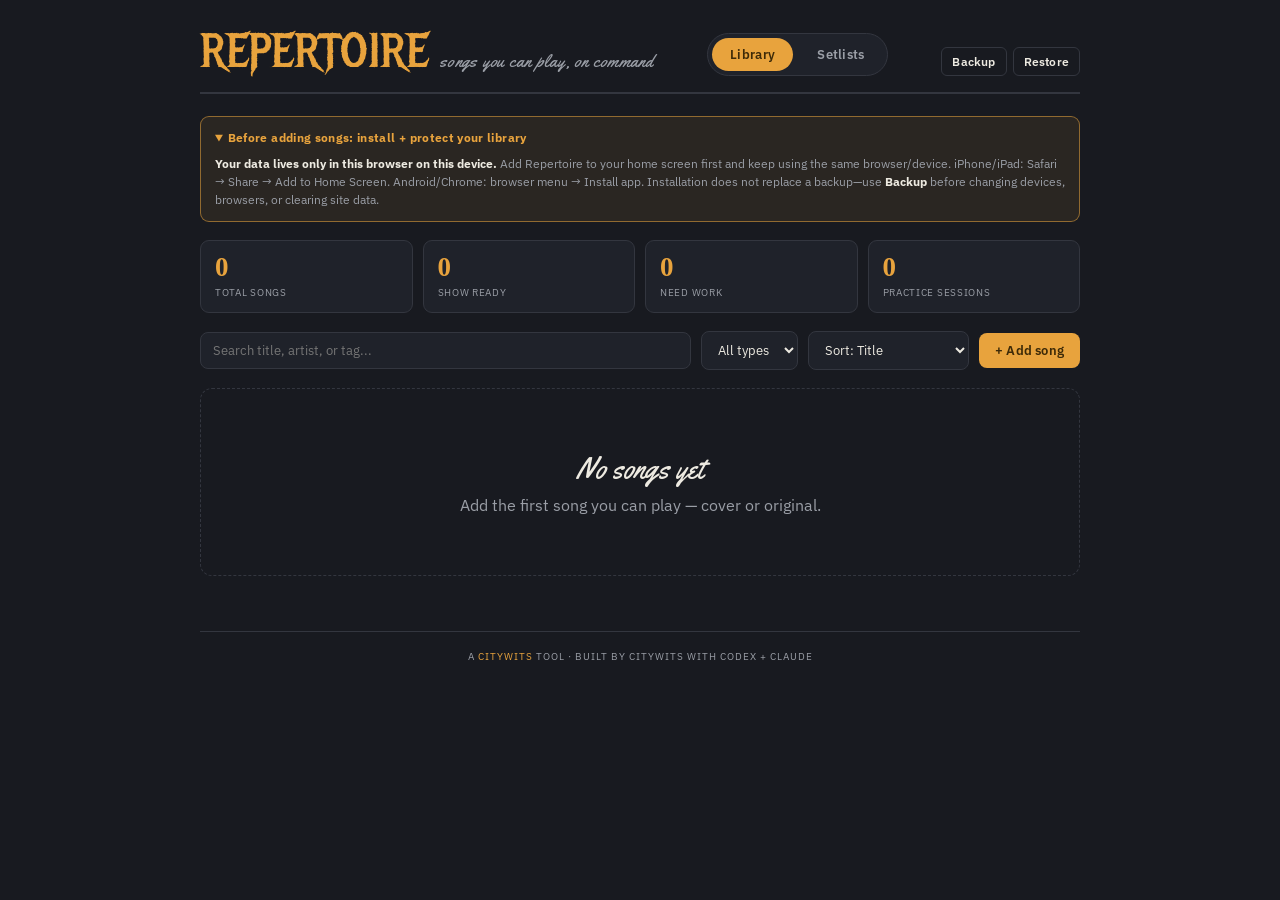
<file: repertoire-app/index.html>
<!DOCTYPE html>
<html lang="en">
<head>
<meta charset="UTF-8">
<meta name="viewport" content="width=device-width, initial-scale=1.0">
<title>Repertoire</title>
<link rel="manifest" href="manifest.json">
<meta name="theme-color" content="#181A20">
<link rel="apple-touch-icon" href="icon-192.png">
<meta name="apple-mobile-web-app-capable" content="yes">
<meta name="apple-mobile-web-app-status-bar-style" content="black-translucent">
<meta name="apple-mobile-web-app-title" content="Repertoire">
<link rel="preconnect" href="https://fonts.googleapis.com">
<link href="https://fonts.googleapis.com/css2?family=IBM+Plex+Sans:wght@400;500;600;700&family=IBM+Plex+Mono:wght@500&family=Metal+Mania&family=Yellowtail&display=swap" rel="stylesheet">
<style>
  :root{
    --bg:#181A20;
    --panel:#1F222A;
    --paper:#ECE4D3;
    --paper-line:#D8CDB4;
    --ink:#26221B;
    --ink-soft:#5B5346;
    --amber:#E8A33D;
    --amber-ink:#3D2A08;
    --red:#C2453A;
    --orange:#D9822B;
    --teal:#3E7C74;
    --green:#4F8F63;
    --line:#33363F;
    --line-soft:#2A2D35;
    --text:#EDEAE1;
    --text-dim:#9A9EA6;
    --radius:10px;
  }
  *{box-sizing:border-box;}
  body{
    margin:0;
    background:var(--bg);
    color:var(--text);
    font-family:'IBM Plex Sans',system-ui,sans-serif;
    -webkit-font-smoothing:antialiased;
  }
  .app{max-width:920px;margin:0 auto;padding:28px 20px 80px;}

  /* ---------- Header ---------- */
  header.top{
    display:flex;align-items:flex-end;justify-content:space-between;
    margin-bottom:22px;flex-wrap:wrap;gap:14px;
    border-bottom:2px solid var(--line);
    padding-bottom:16px;
  }
  .brand{display:flex;align-items:baseline;gap:10px;}
  .brand h1{
    font-family:'Metal Mania',serif;
    font-size:48px;
    font-weight:400;
    letter-spacing:.5px;
    margin:0;
    color:var(--amber);
    line-height:1;
  }
  .brand span.sub{
    font-family:'Yellowtail',cursive;
    font-size:18px;
    letter-spacing:.25px;
    color:var(--text-dim);
  }
  nav.tabs{display:flex;gap:6px;background:var(--panel);padding:4px;border-radius:999px;border:1px solid var(--line);}
  nav.tabs button{
    border:none;background:transparent;color:var(--text-dim);
    font-family:'IBM Plex Sans';font-weight:600;font-size:13px;
    padding:8px 18px;border-radius:999px;cursor:pointer;
    letter-spacing:.3px;
  }
  nav.tabs button.active{background:var(--amber);color:var(--amber-ink);}

  /* ---------- Toolbar ---------- */
  .toolbar{
    display:flex;gap:10px;flex-wrap:wrap;align-items:center;margin-bottom:18px;
  }
  .toolbar input[type=text], .toolbar input[type=search], .toolbar select{
    background:var(--panel);border:1px solid var(--line);color:var(--text);
    padding:9px 12px;border-radius:8px;font-family:'IBM Plex Sans';font-size:13px;
  }
  .toolbar input[type=text], .toolbar input[type=search]{flex:1;min-width:160px;}
  .toolbar select{cursor:pointer;}
  .btn{
    border:none;cursor:pointer;font-family:'IBM Plex Sans';font-weight:600;font-size:13px;
    padding:9px 16px;border-radius:8px;letter-spacing:.2px;
  }
  .btn-primary{background:var(--amber);color:var(--amber-ink);}
  .btn-primary:hover{background:#f0ad4e;}
  .btn-ghost{background:transparent;border:1px solid var(--line);color:var(--text);}
  .btn-ghost:hover{border-color:var(--text-dim);}
  .btn-danger{background:transparent;border:1px solid var(--red);color:var(--red);}
  .btn-danger:hover{background:rgba(194,69,58,.12);}
  .btn-sm{padding:6px 10px;font-size:12px;border-radius:6px;}
  .btn-icon{
    border:none;background:transparent;color:var(--text-dim);cursor:pointer;
    padding:4px 8px;font-size:14px;border-radius:6px;
  }
  .btn-icon:hover{background:var(--line-soft);color:var(--text);}

  /* ---------- Song cards (setlist-paper look) ---------- */
  .song-card{
    background:var(--paper);color:var(--ink);
    border-radius:8px;padding:14px 16px;margin-bottom:10px;
    position:relative;
    border-left:5px solid var(--amber);
  }
  .song-card.type-original{border-left-color:var(--teal);}
  .song-row{display:flex;justify-content:space-between;align-items:flex-start;gap:14px;flex-wrap:wrap;}
  .song-title-block{min-width:200px;flex:1;}
  .song-title{font-family:'Yellowtail',cursive;font-size:27px;letter-spacing:.15px;line-height:1;}
  .song-artist{font-size:13px;color:var(--ink-soft);margin-top:3px;}
  .song-meta{display:flex;gap:6px;margin-top:8px;flex-wrap:wrap;}
  .pill{
    font-size:10.5px;text-transform:uppercase;letter-spacing:.6px;
    padding:3px 8px;border-radius:999px;font-weight:600;
  }
  .pill-cover{background:rgba(232,163,61,.22);color:#7A4C0C;}
  .pill-original{background:rgba(62,124,116,.2);color:#1F4B44;}
  .pill-tag{background:rgba(38,34,27,.08);color:var(--ink-soft);}
  .song-actions{display:flex;gap:6px;align-items:center;flex-shrink:0;}

  /* Strength meter - signature element */
  .meter{display:flex;align-items:center;gap:10px;margin-top:10px;}
  .meter-bars{display:flex;gap:3px;}
  .meter-bar{width:12px;height:9px;border-radius:2px;opacity:.22;cursor:pointer;}
  .meter-bar.filled{opacity:1;}
  .meter-bar:nth-child(1){background:var(--red);}
  .meter-bar:nth-child(2){background:var(--orange);}
  .meter-bar:nth-child(3){background:var(--amber);}
  .meter-bar:nth-child(4){background:var(--teal);}
  .meter-bar:nth-child(5){background:var(--green);}
  .meter-label{font-size:11.5px;font-weight:600;color:var(--ink-soft);text-transform:uppercase;letter-spacing:.5px;}

  .links-row{display:flex;gap:14px;margin-top:10px;font-size:12.5px;}
  .resource-finder{margin:14px 0;padding:13px;border:1px solid var(--line);border-radius:8px;background:rgba(232,163,61,.06);}
  .resource-finder p{margin:0 0 10px;color:var(--text-dim);font-size:12px;line-height:1.45;}
  .search-buttons{display:flex;gap:7px;flex-wrap:wrap;}
  .saved-version{display:inline-block;margin-top:7px;font-size:10.5px;font-weight:700;letter-spacing:.45px;text-transform:uppercase;color:#6b4310;background:rgba(232,163,61,.2);padding:3px 7px;border-radius:4px;}
  .links-row a, .links-row button.linklike{
    color:var(--ink);text-decoration:none;border-bottom:1px solid var(--ink);
    background:none;border-top:none;border-left:none;border-right:none;padding:0 0 1px;
    cursor:pointer;font-family:'IBM Plex Sans';font-weight:600;font-size:12.5px;
  }
  .lyrics-box{
    margin-top:12px;background:rgba(38,34,27,.05);border-radius:6px;padding:12px 14px;
    font-family:'IBM Plex Mono',monospace;font-size:12.5px;white-space:pre-wrap;
    max-height:260px;overflow-y:auto;line-height:1.6;
  }

  .empty{
    text-align:center;color:var(--text-dim);padding:60px 20px;
    border:1px dashed var(--line);border-radius:12px;
  }
  .empty h3{font-family:'Yellowtail',cursive;font-size:29px;font-weight:400;color:var(--text);margin:0 0 6px;}

  .stats{display:grid;grid-template-columns:repeat(4,1fr);gap:10px;margin-bottom:18px;}
  .stat{background:var(--panel);border:1px solid var(--line);border-radius:9px;padding:13px 14px;}
  .stat strong{display:block;font-family:'Bebas Neue';font-size:27px;line-height:1;color:var(--amber);}
  .stat span{display:block;margin-top:5px;color:var(--text-dim);font-size:10px;letter-spacing:.7px;text-transform:uppercase;}
  .practice-meta{font-size:11px;color:var(--ink-soft);margin-top:8px;}
  .needs-work{border-left-color:var(--red);}
  .made-by{margin:55px 0 0;padding-top:18px;border-top:1px solid var(--line);text-align:center;color:var(--text-dim);font-size:10px;letter-spacing:1px;text-transform:uppercase;}
  .made-by a{color:var(--amber);text-decoration:none;}
  .made-by a:hover,.made-by a:focus-visible{text-decoration:underline;}
  .storage-note{margin:0 0 18px;padding:12px 14px;border:1px solid rgba(232,163,61,.55);border-radius:9px;background:rgba(232,163,61,.09);color:var(--text-dim);font-size:12px;line-height:1.5;}
  .storage-note summary{cursor:pointer;color:var(--amber);font-weight:700;letter-spacing:.35px;}
  .storage-note p{margin:8px 0 0;}
  .storage-note strong{color:var(--text);}

  /* ---------- Modal ---------- */
  .overlay{
    position:fixed;inset:0;background:rgba(10,10,12,.6);
    display:flex;align-items:flex-start;justify-content:center;
    padding:40px 16px;overflow-y:auto;z-index:50;
  }
  .modal{
    background:var(--panel);border:1px solid var(--line);border-radius:12px;
    width:100%;max-width:560px;padding:24px;
  }
  .modal h2{font-family:'Yellowtail',cursive;font-size:31px;font-weight:400;margin:0 0 18px;color:var(--amber);}
  .field{margin-bottom:14px;}
  .field label{display:block;font-size:11.5px;text-transform:uppercase;letter-spacing:.6px;color:var(--text-dim);margin-bottom:5px;font-weight:600;}
  .field input[type=text], .field input[type=url], .field textarea, .field select{
    width:100%;background:var(--bg);border:1px solid var(--line);color:var(--text);
    padding:9px 11px;border-radius:7px;font-family:'IBM Plex Sans';font-size:13.5px;
  }
  .field textarea{font-family:'IBM Plex Mono',monospace;font-size:12.5px;min-height:120px;resize:vertical;}
  .type-toggle{display:flex;gap:8px;}
  .type-toggle button{
    flex:1;padding:9px;border-radius:7px;border:1px solid var(--line);background:var(--bg);
    color:var(--text-dim);cursor:pointer;font-weight:600;font-size:13px;
  }
  .type-toggle button.active-cover{background:rgba(232,163,61,.18);border-color:var(--amber);color:var(--amber);}
  .type-toggle button.active-original{background:rgba(62,124,116,.18);border-color:var(--teal);color:var(--teal);}
  .modal-actions{display:flex;justify-content:flex-end;gap:8px;margin-top:20px;}
  .row2{display:flex;gap:12px;}
  .row2>div{flex:1;}

  /* ---------- Setlists ---------- */
  .setlist-card{
    background:var(--panel);border:1px solid var(--line);border-radius:10px;
    padding:16px 18px;margin-bottom:10px;display:flex;justify-content:space-between;
    align-items:center;flex-wrap:wrap;gap:10px;cursor:pointer;
  }
  .setlist-card:hover{border-color:var(--amber);}
  .setlist-card h3{font-family:'Yellowtail',cursive;font-size:27px;font-weight:400;margin:0;color:var(--text);}
  .setlist-card .count{font-size:12px;color:var(--text-dim);margin-top:3px;}

  .setlist-detail-header{display:flex;justify-content:space-between;align-items:center;margin-bottom:16px;flex-wrap:wrap;gap:10px;}
  .setlist-detail-header h2{font-family:'Yellowtail',cursive;font-size:37px;font-weight:400;color:var(--amber);margin:0;}
  .setlist-row{
    background:var(--paper);color:var(--ink);border-radius:8px;padding:10px 14px;
    display:flex;align-items:center;gap:12px;margin-bottom:8px;
  }
  .setlist-row .num{font-family:'Bebas Neue';font-size:20px;color:var(--ink-soft);width:26px;}
  .setlist-row .info{flex:1;min-width:0;}
  .setlist-row .info .t{font-weight:600;font-size:14.5px;}
  .setlist-row .info .a{font-size:12px;color:var(--ink-soft);}
  .add-song-row{display:flex;gap:8px;margin-top:16px;}
  .add-song-row select{flex:1;}

  @media(max-width:640px){
    .stats{grid-template-columns:repeat(2,1fr)}
    .app{padding:18px 12px 70px}
    .brand{display:block}.brand h1{font-size:38px}.brand span.sub{display:block;margin-top:5px}
    nav.tabs{width:100%}nav.tabs button{flex:1}
    .song-actions{width:100%;justify-content:flex-end}
  }
  @media print{
    body{background:#fff;color:#000;}
    header.top, .toolbar, .setlist-detail-header .btn, .add-song-row, .btn-icon, nav.tabs, .app > .toolbar{display:none !important;}
    .setlist-row{background:#fff;border:1px solid #ccc;color:#000;}
    .setlist-detail-header h2{color:#000;}
  }
  ::-webkit-scrollbar{width:8px;}
  ::-webkit-scrollbar-thumb{background:var(--line);border-radius:4px;}
</style>
</head>
<body>
<div class="app" id="app"></div>

<script>
const STRENGTH_LABELS = ["Starting", "Learning", "Taking Shape", "Reliable", "Show Ready"];

let state = {
  songs: [],
  setlists: [],
  view: "library",
  activeSetlistId: null,
  search: "",
  typeFilter: "all",
  sort: "title",
  modal: null,
  loading: true
};

async function loadData(){
  try{
    const s = localStorage.getItem('repertoire_songs');
    state.songs = s ? JSON.parse(s) : [];
    state.songs.forEach(song => {
      if(typeof song.confidence !== 'number') song.confidence = Math.max(0, Math.min(100, (song.strength || 1) * 20));
    });
  }catch(e){ state.songs = []; }
  try{
    const sl = localStorage.getItem('repertoire_setlists');
    state.setlists = sl ? JSON.parse(sl) : [];
  }catch(e){ state.setlists = []; }
  state.loading = false;
  render();
}

async function saveSongs(){
  try{ localStorage.setItem('repertoire_songs', JSON.stringify(state.songs)); }
  catch(e){ console.error('save songs failed', e); alert('Could not save — your browser storage may be full.'); }
}
async function saveSetlists(){
  try{ localStorage.setItem('repertoire_setlists', JSON.stringify(state.setlists)); }
  catch(e){ console.error('save setlists failed', e); alert('Could not save — your browser storage may be full.'); }
}

function exportData(){
  const data = {songs: state.songs, setlists: state.setlists, exportedAt: new Date().toISOString()};
  const blob = new Blob([JSON.stringify(data, null, 2)], {type:'application/json'});
  const url = URL.createObjectURL(blob);
  const a = document.createElement('a');
  a.href = url;
  a.download = `repertoire-backup-${new Date().toISOString().slice(0,10)}.json`;
  a.click();
  URL.revokeObjectURL(url);
}

function triggerImport(){
  document.getElementById('import-file-input').click();
}

function importData(fileInput){
  const file = fileInput.files[0];
  if(!file) return;
  const reader = new FileReader();
  reader.onload = (e) => {
    try{
      const data = JSON.parse(e.target.result);
      if(!Array.isArray(data.songs) || !Array.isArray(data.setlists)) throw new Error('bad format');
      if(state.songs.length && !confirm('This will replace your current library and setlists with the imported backup. Continue?')) return;
      state.songs = data.songs;
      state.setlists = data.setlists;
      saveSongs();
      saveSetlists();
      render();
    }catch(err){
      alert("Couldn't read that file — make sure it's a Repertoire backup JSON file.");
    }
  };
  reader.readAsText(file);
  fileInput.value = '';
}

function uid(){ return Date.now().toString(36) + Math.random().toString(36).slice(2,7); }
function esc(s){ return (s||"").replace(/[&<>"']/g, c => ({'&':'&amp;','<':'&lt;','>':'&gt;','"':'&quot;',"'":'&#39;'}[c])); }

function confidenceOf(song){
  return Math.max(0, Math.min(100, Number(song.confidence ?? ((song.strength || 1) * 20))));
}
function confidenceLabel(value){
  if(value < 20) return STRENGTH_LABELS[0];
  if(value < 40) return STRENGTH_LABELS[1];
  if(value < 65) return STRENGTH_LABELS[2];
  if(value < 85) return STRENGTH_LABELS[3];
  return STRENGTH_LABELS[4];
}
function renderMeter(confidence, songId, editable){
  confidence = Math.max(0, Math.min(100, Number(confidence || 0)));
  let bars = "";
  for(let i=1;i<=10;i++){
    const value = i * 10;
    bars += `<div class="meter-bar ${value<=confidence?'filled':''}" ${editable?`onclick="setConfidence('${songId}',${value})"`:''} title="Set confidence to ${value}%"></div>`;
  }
  return `<div class="meter">
    <div class="meter-bars">${bars}</div>
    <div class="meter-label">${confidence}% · ${confidenceLabel(confidence)}</div>
  </div>`;
}

function setConfidence(id, val){
  const song = state.songs.find(s=>s.id===id);
  if(!song) return;
  song.confidence = val;
  song.strength = Math.max(1, Math.ceil(val / 20));
  song.updatedAt = new Date().toISOString();
  saveSongs();
  render();
}

function markPracticed(id){
  const song = state.songs.find(s=>s.id===id);
  if(!song) return;
  song.lastPracticed = new Date().toISOString();
  song.practiceCount = (song.practiceCount || 0) + 1;
  saveSongs();
  render();
}

function dayLabel(iso){
  if(!iso) return 'Never practiced';
  const days = Math.floor((Date.now() - new Date(iso).getTime()) / 86400000);
  if(days <= 0) return 'Practiced today';
  if(days === 1) return 'Practiced yesterday';
  return `Practiced ${days} days ago`;
}

function renderStats(){
  const total = state.songs.length;
  const ready = state.songs.filter(s=>confidenceOf(s)>=85).length;
  const learning = state.songs.filter(s=>confidenceOf(s)<85).length;
  const practiced = state.songs.reduce((n,s)=>n+(s.practiceCount||0),0);
  return `<div class="stats">
    <div class="stat"><strong>${total}</strong><span>Total songs</span></div>
    <div class="stat"><strong>${ready}</strong><span>Show ready</span></div>
    <div class="stat"><strong>${learning}</strong><span>Need work</span></div>
    <div class="stat"><strong>${practiced}</strong><span>Practice sessions</span></div>
  </div>`;
}

function getFilteredSongs(){
  let list = [...state.songs];
  if(state.search.trim()){
    const q = state.search.toLowerCase();
    list = list.filter(s =>
      s.title.toLowerCase().includes(q) ||
      s.artist.toLowerCase().includes(q) ||
      (s.tags||[]).some(t=>t.toLowerCase().includes(q))
    );
  }
  if(state.typeFilter !== "all"){
    list = list.filter(s => s.type === state.typeFilter);
  }
  if(state.sort === "title") list.sort((a,b)=>a.title.localeCompare(b.title));
  else if(state.sort === "artist") list.sort((a,b)=>a.artist.localeCompare(b.artist));
  else if(state.sort === "strength-desc") list.sort((a,b)=>confidenceOf(b)-confidenceOf(a));
  else if(state.sort === "strength-asc") list.sort((a,b)=>confidenceOf(a)-confidenceOf(b));
  return list;
}

function filterSongCards(value){
  state.search = value;
  const query = value.trim().toLowerCase();
  document.querySelectorAll('.song-card[data-search]').forEach(card => {
    card.style.display = !query || card.dataset.search.includes(query) ? '' : 'none';
  });
  const visible = [...document.querySelectorAll('.song-card[data-search]')].some(card => card.style.display !== 'none');
  const noResults = document.getElementById('search-empty');
  if(noResults) noResults.style.display = visible ? 'none' : '';
}

function render(){
  const app = document.getElementById('app');
  if(state.loading){
    app.innerHTML = `<div class="empty">Loading your repertoire…</div>`;
    return;
  }

  let html = `
    <header class="top">
      <div class="brand">
        <h1>REPERTOIRE</h1>
        <span class="sub">songs you can play, on command</span>
      </div>
      <nav class="tabs">
        <button class="${state.view==='library'?'active':''}" onclick="switchView('library')">Library</button>
        <button class="${state.view==='setlists'||state.view==='setlist-detail'?'active':''}" onclick="switchView('setlists')">Setlists</button>
      </nav>
      <div style="display:flex;gap:6px;">
        <button class="btn btn-ghost btn-sm" onclick="exportData()" title="Download a backup of your data">Backup</button>
        <button class="btn btn-ghost btn-sm" onclick="triggerImport()" title="Restore from a backup file">Restore</button>
        <input type="file" id="import-file-input" accept="application/json" style="display:none" onchange="importData(this)">
      </div>
    </header>
    <details class="storage-note" open>
      <summary>Before adding songs: install + protect your library</summary>
      <p><strong>Your data lives only in this browser on this device.</strong> Add Repertoire to your home screen first and keep using the same browser/device. iPhone/iPad: Safari → Share → Add to Home Screen. Android/Chrome: browser menu → Install app. Installation does not replace a backup—use <strong>Backup</strong> before changing devices, browsers, or clearing site data.</p>
    </details>
  `;

  if(state.view === 'library') html += renderLibrary();
  else if(state.view === 'setlists') html += renderSetlists();
  else if(state.view === 'setlist-detail') html += renderSetlistDetail();

  html += `<footer class="made-by">A <a href="../">Citywits</a> tool · Built by Citywits with Codex + Claude</footer>`;

  if(state.modal === 'song') html += renderSongModal();
  if(state.modal === 'setlist') html += renderSetlistModal();

  app.innerHTML = html;
}

function renderLibrary(){
  const songs = getFilteredSongs();
  let html = renderStats() + `
    <div class="toolbar">
      <input id="library-search" type="search" placeholder="Search title, artist, or tag..." value="${esc(state.search)}" oninput="filterSongCards(this.value)" autocomplete="off">
      <select onchange="state.typeFilter=this.value;render()">
        <option value="all" ${state.typeFilter==='all'?'selected':''}>All types</option>
        <option value="cover" ${state.typeFilter==='cover'?'selected':''}>Covers</option>
        <option value="original" ${state.typeFilter==='original'?'selected':''}>Originals</option>
      </select>
      <select onchange="state.sort=this.value;render()">
        <option value="title" ${state.sort==='title'?'selected':''}>Sort: Title</option>
        <option value="artist" ${state.sort==='artist'?'selected':''}>Sort: Artist</option>
        <option value="strength-desc" ${state.sort==='strength-desc'?'selected':''}>Sort: Strongest first</option>
        <option value="strength-asc" ${state.sort==='strength-asc'?'selected':''}>Sort: Weakest first</option>
      </select>
      <button class="btn btn-primary" onclick="openSongModal()">+ Add song</button>
    </div>
  `;

  if(songs.length === 0){
    html += `<div class="empty"><h3>No songs yet</h3>Add the first song you can play — cover or original.</div>`;
    return html;
  }

  songs.forEach(song => {
    const tags = (song.tags||[]).map(t=>`<span class="pill pill-tag">#${esc(t)}</span>`).join('');
    const searchText = esc([song.title,song.artist,...(song.tags||[])].join(' ').toLowerCase());
    html += `
      <div class="song-card type-${song.type} ${confidenceOf(song)<40?'needs-work':''}" data-search="${searchText}">
        <div class="song-row">
          <div class="song-title-block">
            <div class="song-title">${esc(song.title)}</div>
            <div class="song-artist">${esc(song.artist)}${song.instrument ? ' · ' + esc(song.instrument.replace(/\b\w/g,c=>c.toUpperCase())) : ''}${song.key ? ' · Key of ' + esc(song.key) : ''}${song.tuning ? ' · ' + esc(song.tuning) : ''}</div>
            <div class="song-meta">
              <span class="pill pill-${song.type}">${song.type}</span>
              ${tags}
            </div>
            ${renderMeter(confidenceOf(song), song.id, true)}
            <div class="practice-meta">${dayLabel(song.lastPracticed)} · ${song.practiceCount||0} session${song.practiceCount===1?'':'s'}</div>
            <div class="links-row">
              ${song.tabUrl ? `<a href="${esc(song.tabUrl)}" target="_blank" rel="noopener">My chosen tab ↗</a>` : ''}
              ${song.lyricsUrl ? `<a href="${esc(song.lyricsUrl)}" target="_blank" rel="noopener">Lyrics online ↗</a>` : ''}
              ${song.lyrics ? `<button class="linklike" onclick="toggleLyrics('${song.id}')">${song.showLyrics? 'Hide lyrics' : 'Show lyrics'}</button>` : ''}
            </div>
            ${song.showLyrics && song.lyrics ? `<div class="lyrics-box">${esc(song.lyrics)}</div>` : ''}
          </div>
          <div class="song-actions">
            <button class="btn btn-primary btn-sm" onclick="markPracticed('${song.id}')" title="Log a practice session">Practiced</button>
            <button class="btn-icon" onclick="openSongModal('${song.id}')" title="Edit">Edit</button>
            <button class="btn-icon" onclick="deleteSong('${song.id}')" title="Delete">Delete</button>
          </div>
        </div>
      </div>
    `;
  });

  html += `<div class="empty" id="search-empty" style="display:none"><h3>No matches</h3>Try another title, artist, or tag.</div>`;

  return html;
}

function toggleLyrics(id){
  const song = state.songs.find(s=>s.id===id);
  song.showLyrics = !song.showLyrics;
  render();
}

function deleteSong(id){
  if(!confirm('Remove this song from your repertoire?')) return;
  state.songs = state.songs.filter(s=>s.id!==id);
  state.setlists.forEach(sl => sl.songIds = sl.songIds.filter(sid=>sid!==id));
  saveSongs();
  saveSetlists();
  render();
}

function openSongModal(id){
  state.modal = 'song';
  state.editingSongId = id || null;
  render();
}

function renderSongModal(){
  const editing = state.editingSongId ? state.songs.find(s=>s.id===state.editingSongId) : null;
  const d = editing || {title:'',artist:'',type:'cover',confidence:20,tabUrl:'',lyricsUrl:'',instrument:'guitar',tuning:'',lyrics:'',tags:[],key:''};
  const currentConfidence = editing ? confidenceOf(editing) : 20;
  return `
    <div class="overlay" onclick="if(event.target===this) closeModal()">
      <div class="modal">
        <h2>${editing ? 'Edit song' : 'Add a song'}</h2>
        <div class="field">
          <label>Title</label>
          <input type="text" id="f-title" value="${esc(d.title)}" placeholder="Wonderwall">
        </div>
        <div class="row2">
          <div class="field">
            <label>Artist</label>
            <input type="text" id="f-artist" value="${esc(d.artist)}" placeholder="Oasis">
          </div>
          <div class="field">
            <label>Key (optional)</label>
            <input type="text" id="f-key" value="${esc(d.key)}" placeholder="G">
          </div>
        </div>
        <div class="field">
          <label>Type</label>
          <div class="type-toggle">
            <button type="button" id="btn-cover" class="${d.type==='cover'?'active-cover':''}" onclick="setModalType('cover')">Cover</button>
            <button type="button" id="btn-original" class="${d.type==='original'?'active-original':''}" onclick="setModalType('original')">Original</button>
          </div>
        </div>
        <div class="field">
          <label>Confidence: <strong id="confidence-value">${currentConfidence}%</strong> · <span id="modal-strength-label">${confidenceLabel(currentConfidence)}</span></label>
          <input type="range" id="f-confidence" min="0" max="100" step="5" value="${currentConfidence}" oninput="setModalConfidence(this.value)" style="width:100%;accent-color:var(--amber)">
        </div>
        <div class="field">
          <label>Tags (comma separated)</label>
          <input type="text" id="f-tags" value="${esc((d.tags||[]).join(', '))}" placeholder="rock, 90s, singalong">
        </div>
        <div class="row2">
          <div class="field">
            <label>Instrument</label>
            <select id="f-instrument">
              ${['guitar','acoustic guitar','bass','piano','other'].map(v=>`<option value="${v}" ${(d.instrument||'guitar')===v?'selected':''}>${v.replace(/\b\w/g,c=>c.toUpperCase())}</option>`).join('')}
            </select>
          </div>
          <div class="field">
            <label>Capo / alternate tuning</label>
            <input type="text" id="f-tuning" value="${esc(d.tuning||'')}" placeholder="Capo 2, Drop D, DADF#AD...">
          </div>
        </div>
        <div class="resource-finder">
          <p><strong>Choose your own correct version.</strong> Search, then long-press/right-click the result you want and choose <strong>Copy Link</strong>. Return here and tap <strong>Paste copied link</strong>.</p>
        </div>
        <div class="field">
          <label>Tab / chords link</label>
          <input type="url" id="f-taburl" value="${esc(d.tabUrl)}" placeholder="Paste the correct version here">
          <div class="search-buttons" style="margin-top:7px"><button type="button" class="btn btn-ghost btn-sm" onclick="searchResource('tabs')">Search tabs ↗</button><button type="button" class="btn btn-ghost btn-sm" onclick="pasteLink('f-taburl')">Paste copied link</button></div>
        </div>
        <div class="field">
          <label>Lyrics link</label>
          <input type="url" id="f-lyricsurl" value="${esc(d.lyricsUrl||'')}" placeholder="https://...">
          <div class="search-buttons" style="margin-top:7px"><button type="button" class="btn btn-ghost btn-sm" onclick="searchResource('lyrics')">Search lyrics ↗</button><button type="button" class="btn btn-ghost btn-sm" onclick="pasteLink('f-lyricsurl')">Paste copied link</button></div>
        </div>
        <div class="field">
          <label>Lyrics (optional)</label>
          <textarea id="f-lyrics" placeholder="Paste lyrics or chord chart here...">${esc(d.lyrics)}</textarea>
        </div>
        <div class="modal-actions">
          <button class="btn btn-ghost" onclick="closeModal()">Cancel</button>
          <button class="btn btn-primary" onclick="saveSongForm()">Save song</button>
        </div>
      </div>
    </div>
  `;
}

let modalType = null;
let modalConfidence = null;

function setModalType(t){
  modalType = t;
  document.getElementById('btn-cover').className = t==='cover' ? 'active-cover' : '';
  document.getElementById('btn-original').className = t==='original' ? 'active-original' : '';
}
function setModalConfidence(v){
  modalConfidence = Number(v);
  document.getElementById('confidence-value').textContent = `${v}%`;
  document.getElementById('modal-strength-label').textContent = confidenceLabel(Number(v));
}

function searchResource(kind){
  const title = document.getElementById('f-title').value.trim();
  const artist = document.getElementById('f-artist').value.trim();
  if(!title){ alert('Enter the song title first.'); return; }
  const song = [artist, title].filter(Boolean).join(' ');
  const instrument = document.getElementById('f-instrument')?.value || 'guitar';
  let url = '';
  if(kind === 'tabs') url = `https://www.google.com/search?q=${encodeURIComponent(`site:ultimate-guitar.com ${song} ${instrument} chords tab`)}`;
  if(kind === 'lyrics') url = `https://www.google.com/search?q=${encodeURIComponent(`${song} lyrics`)}`;
  window.open(url, '_blank', 'noopener');
}

async function pasteLink(fieldId){
  const field = document.getElementById(fieldId);
  try{
    const text = await navigator.clipboard.readText();
    if(!text) throw new Error('empty');
    field.value = text.trim();
    field.focus();
  }catch(e){
    const text = prompt('Paste the copied link here:');
    if(text) field.value = text.trim();
  }
}

function saveSongForm(){
  const title = document.getElementById('f-title').value.trim();
  if(!title){ alert('Give the song a title.'); return; }
  const artist = document.getElementById('f-artist').value.trim();
  const key = document.getElementById('f-key').value.trim();
  const tags = document.getElementById('f-tags').value.split(',').map(t=>t.trim()).filter(Boolean);
  const tabUrl = document.getElementById('f-taburl').value.trim();
  const lyricsUrl = document.getElementById('f-lyricsurl').value.trim();
  const instrument = document.getElementById('f-instrument').value;
  const tuning = document.getElementById('f-tuning').value.trim();
  const lyrics = document.getElementById('f-lyrics').value;
  const editing = state.editingSongId ? state.songs.find(s=>s.id===state.editingSongId) : null;
  const type = modalType || (editing ? editing.type : 'cover');
  const confidence = modalConfidence ?? (editing ? confidenceOf(editing) : 20);
  const strength = Math.max(1, Math.ceil(confidence / 20));

  if(editing){
    Object.assign(editing, {title, artist, key, tags, tabUrl, lyricsUrl, instrument, tuning, lyrics, type, confidence, strength});
  } else {
    state.songs.push({id: uid(), title, artist, key, tags, tabUrl, lyricsUrl, instrument, tuning, lyrics, type, confidence, strength, showLyrics:false});
  }
  saveSongs();
  modalType = null; modalConfidence = null;
  closeModal();
}

function closeModal(){
  state.modal = null;
  state.editingSongId = null;
  modalType = null; modalConfidence = null;
  render();
}

/* ---------- Setlists ---------- */

function switchView(v){
  state.view = v;
  state.activeSetlistId = null;
  render();
}

function renderSetlists(){
  let html = `
    <div class="toolbar">
      <div style="flex:1;"></div>
      <button class="btn btn-primary" onclick="openSetlistModal()">+ New setlist</button>
    </div>
  `;
  if(state.setlists.length === 0){
    html += `<div class="empty"><h3>No setlists yet</h3>Group songs together for a show, rehearsal, or open mic.</div>`;
    return html;
  }
  state.setlists.forEach(sl => {
    html += `
      <div class="setlist-card" onclick="openSetlist('${sl.id}')">
        <div>
          <h3>${esc(sl.name)}</h3>
          <div class="count">${sl.songIds.length} song${sl.songIds.length!==1?'s':''}${sl.date?' · '+esc(sl.date):''}${sl.venue?' · '+esc(sl.venue):''}</div>
        </div>
        <div class="song-actions" onclick="event.stopPropagation()">
          <button class="btn-icon" onclick="deleteSetlist('${sl.id}')">Delete</button>
        </div>
      </div>
    `;
  });
  return html;
}

function openSetlistModal(){
  state.modal = 'setlist';
  render();
}

function renderSetlistModal(){
  return `
    <div class="overlay" onclick="if(event.target===this) closeModal()">
      <div class="modal" style="max-width:420px;">
        <h2>New setlist</h2>
        <div class="field">
          <label>Name</label>
          <input type="text" id="f-setlist-name" placeholder="Sarah's Wedding — June">
        </div>
        <div class="row2">
          <div class="field"><label>Date (optional)</label><input type="text" id="f-setlist-date" placeholder="2026-09-12"></div>
          <div class="field"><label>Venue (optional)</label><input type="text" id="f-setlist-venue" placeholder="The Holland Project"></div>
        </div>
        <div class="field"><label>Show notes</label><textarea id="f-setlist-notes" placeholder="Tuning, gear, changeovers, reminders..."></textarea></div>
        <div class="modal-actions">
          <button class="btn btn-ghost" onclick="closeModal()">Cancel</button>
          <button class="btn btn-primary" onclick="createSetlist()">Create</button>
        </div>
      </div>
    </div>
  `;
}

function createSetlist(){
  const name = document.getElementById('f-setlist-name').value.trim();
  if(!name){ alert('Give the setlist a name.'); return; }
  const date = document.getElementById('f-setlist-date').value.trim();
  const venue = document.getElementById('f-setlist-venue').value.trim();
  const notes = document.getElementById('f-setlist-notes').value.trim();
  const sl = {id: uid(), name, date, venue, notes, songIds: []};
  state.setlists.push(sl);
  saveSetlists();
  state.modal = null;
  state.view = 'setlist-detail';
  state.activeSetlistId = sl.id;
  render();
}

function deleteSetlist(id){
  if(!confirm('Delete this setlist? Songs stay in your library.')) return;
  state.setlists = state.setlists.filter(s=>s.id!==id);
  saveSetlists();
  render();
}

function openSetlist(id){
  state.view = 'setlist-detail';
  state.activeSetlistId = id;
  render();
}

function renderSetlistDetail(){
  const sl = state.setlists.find(s=>s.id===state.activeSetlistId);
  if(!sl){ state.view='setlists'; return renderSetlists(); }

  let html = `
    <div class="setlist-detail-header">
      <div>
        <button class="btn btn-ghost btn-sm" onclick="switchView('setlists')">&larr; Back</button>
      </div>
      <h2>${esc(sl.name)}</h2>
      <button class="btn btn-ghost" onclick="window.print()">Print</button>
    </div>
    ${(sl.date||sl.venue)?`<div style="color:var(--text-dim);margin:-8px 0 18px;text-align:center">${esc(sl.date||'')}${sl.date&&sl.venue?' · ':''}${esc(sl.venue||'')}</div>`:''}
    ${sl.notes?`<div class="lyrics-box" style="margin-bottom:18px;color:var(--text)">${esc(sl.notes)}</div>`:''}
  `;

  if(sl.songIds.length === 0){
    html += `<div class="empty"><h3>Empty setlist</h3>Add songs from your library below.</div>`;
  } else {
    sl.songIds.forEach((sid, idx) => {
      const song = state.songs.find(s=>s.id===sid);
      if(!song) return;
      html += `
        <div class="setlist-row">
          <div class="num">${idx+1}</div>
          <div class="info">
            <div class="t">${esc(song.title)}</div>
            <div class="a">${esc(song.artist)}</div>
          </div>
          ${renderMeter(confidenceOf(song), song.id, false)}
          <div class="song-actions">
            <button class="btn-icon" onclick="moveSong('${sl.id}',${idx},-1)" ${idx===0?'disabled style="opacity:.3"':''}>&uarr;</button>
            <button class="btn-icon" onclick="moveSong('${sl.id}',${idx},1)" ${idx===sl.songIds.length-1?'disabled style="opacity:.3"':''}>&darr;</button>
            <button class="btn-icon" onclick="removeFromSetlist('${sl.id}','${sid}')">Remove</button>
          </div>
        </div>
      `;
    });
  }

  const available = state.songs.filter(s => !sl.songIds.includes(s.id));
  html += `
    <div class="add-song-row">
      <select id="add-song-select">
        <option value="">${available.length ? 'Add a song from your library...' : 'All songs already added'}</option>
        ${available.map(s=>`<option value="${s.id}">${esc(s.title)} — ${esc(s.artist)}</option>`).join('')}
      </select>
      <button class="btn btn-primary" onclick="addToSetlist('${sl.id}')">Add</button>
    </div>
  `;

  return html;
}

function addToSetlist(slId){
  const sel = document.getElementById('add-song-select');
  const songId = sel.value;
  if(!songId) return;
  const sl = state.setlists.find(s=>s.id===slId);
  sl.songIds.push(songId);
  saveSetlists();
  render();
}

function removeFromSetlist(slId, songId){
  const sl = state.setlists.find(s=>s.id===slId);
  sl.songIds = sl.songIds.filter(id=>id!==songId);
  saveSetlists();
  render();
}

function moveSong(slId, idx, dir){
  const sl = state.setlists.find(s=>s.id===slId);
  const newIdx = idx + dir;
  if(newIdx < 0 || newIdx >= sl.songIds.length) return;
  [sl.songIds[idx], sl.songIds[newIdx]] = [sl.songIds[newIdx], sl.songIds[idx]];
  saveSetlists();
  render();
}

loadData();

if('serviceWorker' in navigator){
  window.addEventListener('load', () => {
    navigator.serviceWorker.register('sw.js').catch(()=>{});
  });
}
</script>
</body>
</html>
</file>
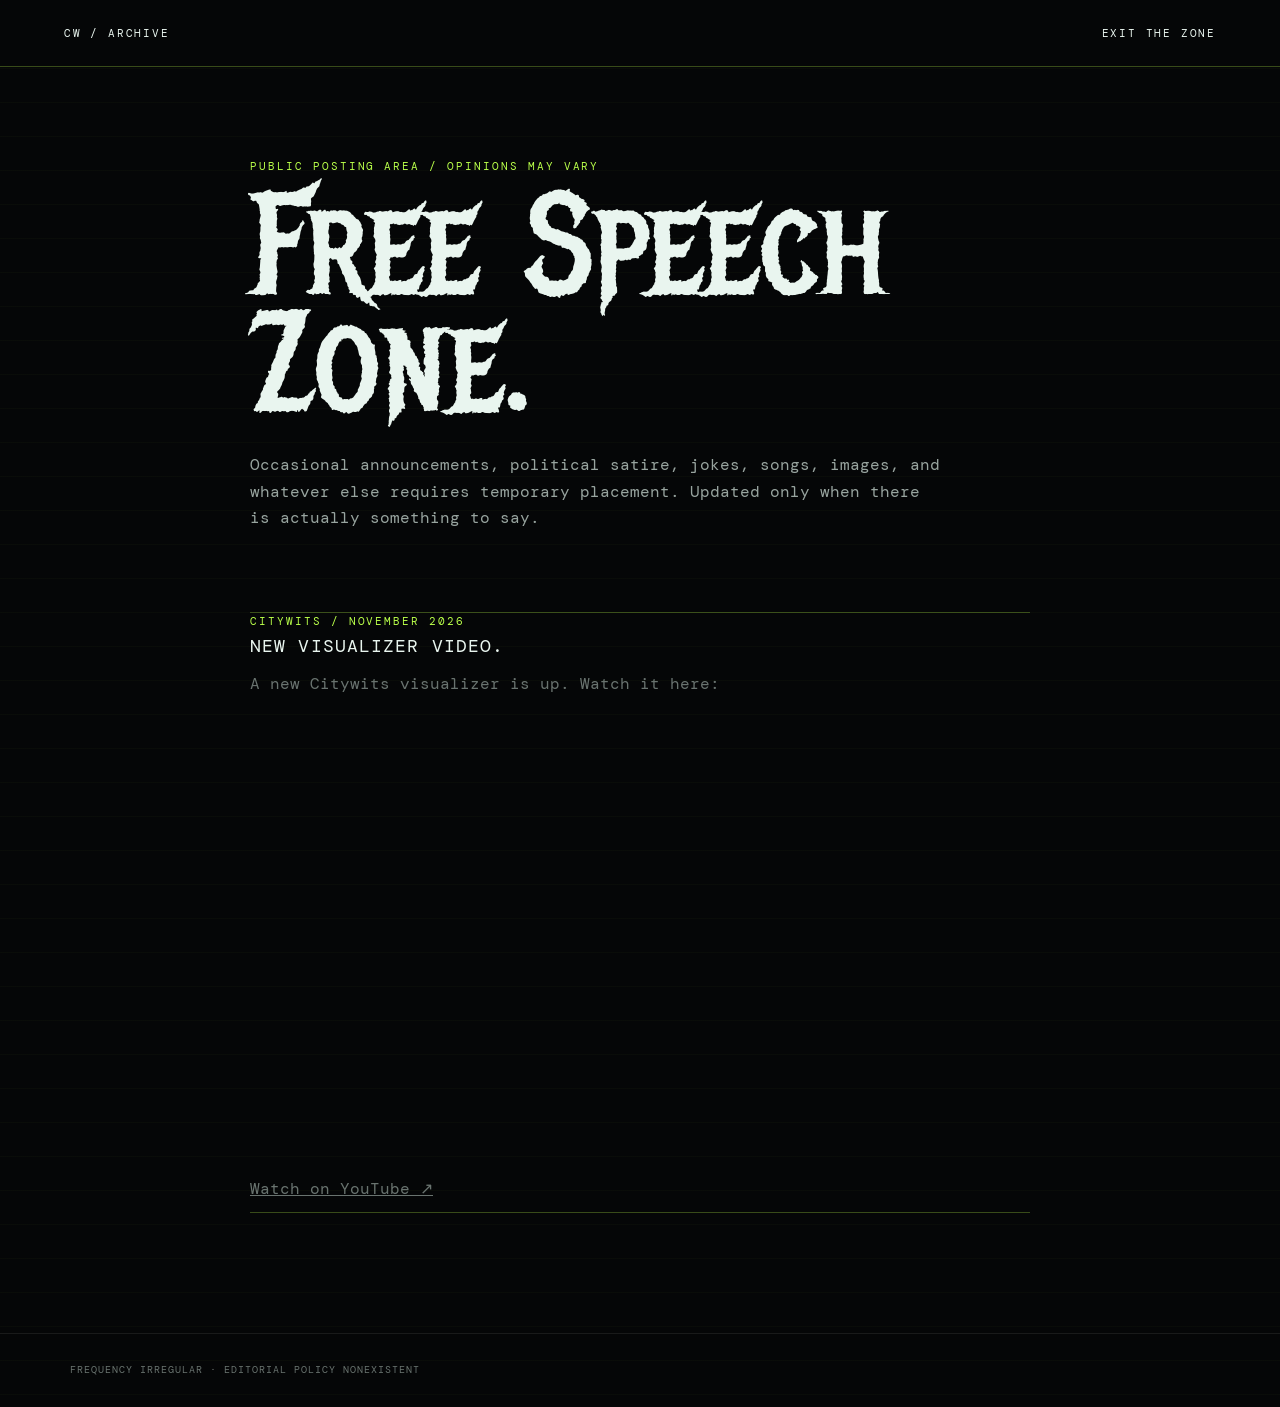
<file: free-speech-zone.html>
<!doctype html><html lang="en"><head><meta charset="utf-8"><meta name="viewport" content="width=device-width,initial-scale=1"><meta name="theme-color" content="#050607"><title>Free Speech Zone — Citywits</title><link rel="preconnect" href="https://fonts.googleapis.com"><link rel="preconnect" href="https://fonts.gstatic.com" crossorigin><link href="https://fonts.googleapis.com/css2?family=DM+Mono:wght@300;400;500&family=Metal+Mania&display=swap" rel="stylesheet"><style>:root{--acid:#b9ff4a;--ice:#e9f5ef;--dim:#98a49f;--black:#050607;--line:rgba(185,255,74,.28)}*{box-sizing:border-box}body{margin:0;background:#050607;color:var(--ice);font-family:"DM Mono",monospace;line-height:1.65;background-image:linear-gradient(rgba(185,255,74,.025) 1px,transparent 1px);background-size:100% 34px}a{color:inherit}.head{display:flex;justify-content:space-between;gap:20px;padding:24px clamp(20px,5vw,72px);border-bottom:1px solid var(--line);font-size:.7rem;letter-spacing:.16em;text-transform:uppercase;background:#050607}.head a{text-decoration:none}.head a:hover{color:var(--acid)}main{max-width:920px;margin:auto;padding:80px clamp(22px,6vw,70px) 120px}.eyebrow,.meta{color:var(--acid);font-size:.68rem;letter-spacing:.18em;text-transform:uppercase}h1{font:400 clamp(4rem,12vw,9rem)/.82 "Metal Mania",serif;margin:12px 0 28px}.lede{max-width:690px;color:var(--dim);font-size:1rem}.feed{margin-top:80px;border-top:1px solid var(--line)}.pending{min-height:260px;display:grid;align-content:center;border-bottom:1px solid var(--line)}.pending p{margin:10px 0;color:#69736f}.pending strong{font-weight:400;color:var(--ice);font-size:1.15rem;letter-spacing:.06em;text-transform:uppercase}.video{width:100%;aspect-ratio:16/9;margin-top:20px}.video iframe{display:block;width:100%;height:100%;border:0}footer{padding:28px clamp(22px,6vw,70px);border-top:1px solid rgba(255,255,255,.08);color:#69736f;font-size:.62rem;letter-spacing:.1em;text-transform:uppercase}@media(max-width:600px){.head{align-items:flex-start}.head a:last-child{text-align:right}}</style></head><body><header class="head"><a href="index.html">CW / Archive</a><a href="index.html#bio">Exit the zone</a></header><main><p class="eyebrow">Public posting area / opinions may vary</p><h1>Free Speech Zone.</h1><p class="lede">Occasional announcements, political satire, jokes, songs, images, and whatever else requires temporary placement. Updated only when there is actually something to say.</p><section class="feed" aria-label="Dispatches"><article class="pending"><span class="meta">Citywits / November 2026</span><strong>New visualizer video.</strong><p>A new Citywits visualizer is up. Watch it here:</p><div class="video"><iframe src="https://www.youtube-nocookie.com/embed/zj82fDwNkFk" title="Citywits — Truly Experimental (working title) Jam &amp; Visualizer" loading="lazy" allow="accelerometer; autoplay; clipboard-write; encrypted-media; gyroscope; picture-in-picture; web-share" allowfullscreen></iframe></div><p><a href="https://www.youtube.com/watch?v=zj82fDwNkFk" target="_blank" rel="noopener">Watch on YouTube ↗</a></p></article></section></main><footer>Frequency irregular · editorial policy nonexistent</footer></body></html>
</file>
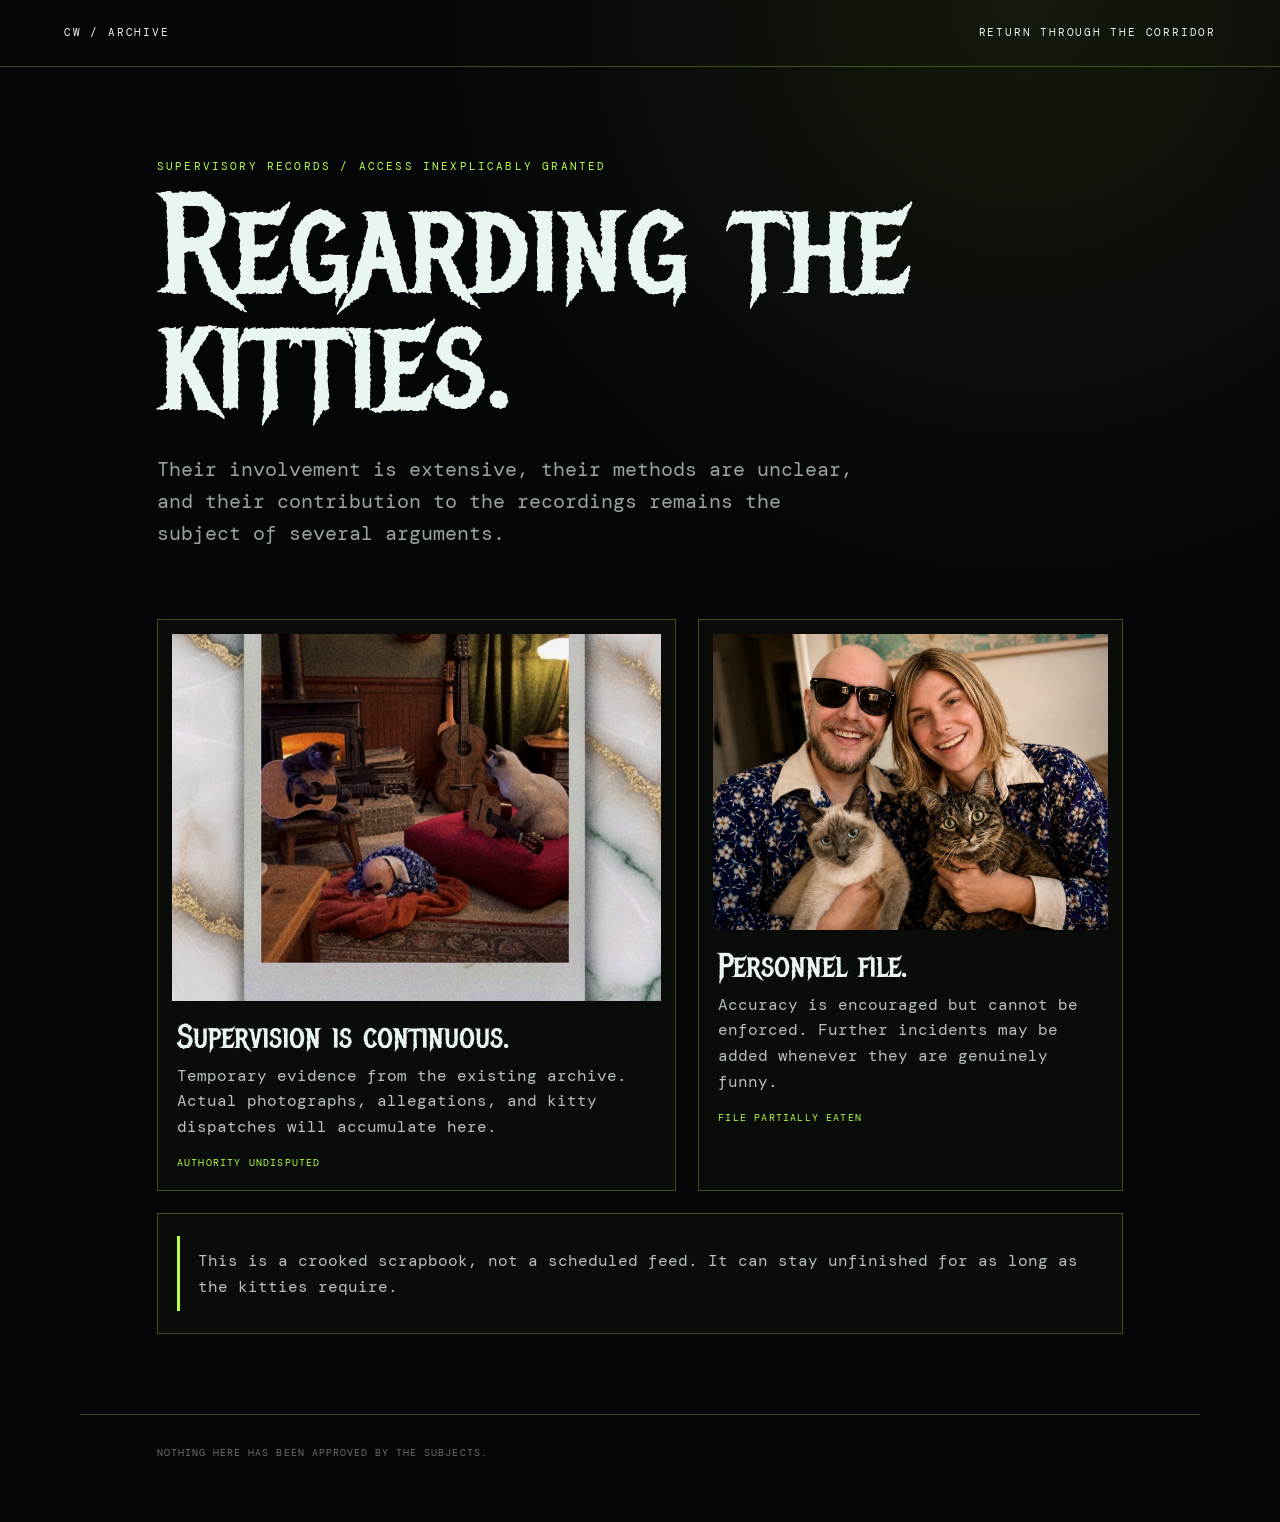
<file: kitties.html>
<!doctype html><html lang="en"><head><title>Regarding the Kitties — Citywits</title><meta charset="utf-8"><meta name="viewport" content="width=device-width,initial-scale=1"><meta name="theme-color" content="#050607"><link rel="preconnect" href="https://fonts.googleapis.com"><link rel="preconnect" href="https://fonts.gstatic.com" crossorigin><link href="https://fonts.googleapis.com/css2?family=DM+Mono:wght@300;400;500&family=Metal+Mania&display=swap" rel="stylesheet"><style>:root{--acid:#b9ff4a;--ice:#e9f5ef;--dim:#98a49f;--black:#050607;--line:rgba(185,255,74,.28)}*{box-sizing:border-box}body{margin:0;background:#050607;color:var(--ice);font-family:"DM Mono",monospace;line-height:1.6;background-image:radial-gradient(circle at 80% 0,rgba(185,255,74,.08),transparent 32%)}a{color:inherit}.head{display:flex;justify-content:space-between;gap:20px;padding:24px clamp(20px,5vw,72px);border-bottom:1px solid var(--line);font-size:.7rem;letter-spacing:.16em;text-transform:uppercase}.head a{text-decoration:none}.head a:hover{color:var(--acid)}main{max-width:1120px;margin:auto;padding:80px clamp(22px,6vw,80px)}.eyebrow{color:var(--acid);font-size:.68rem;letter-spacing:.2em;text-transform:uppercase}h1{font:400 clamp(4rem,11vw,9rem)/.83 "Metal Mania",serif;margin:14px 0 30px}.lede{max-width:700px;color:var(--dim);font-size:clamp(1rem,2vw,1.25rem)}.scraps{display:grid;grid-template-columns:1.1fr .9fr;gap:22px;margin-top:70px}.scrap{border:1px solid var(--line);background:rgba(185,255,74,.025);padding:14px}.scrap img{display:block;width:100%;aspect-ratio:4/3;object-fit:cover;filter:saturate(.78) contrast(1.06)}.scrap h2{font:400 2.1rem/1 "Metal Mania",serif;margin:20px 5px 8px}.scrap p{color:#b6c0bc;margin:8px 5px}.scrap small{display:block;color:var(--acid);font-size:.62rem;letter-spacing:.12em;text-transform:uppercase;margin:16px 5px 5px}.wide{grid-column:1/-1}.note{border-left:3px solid var(--acid);padding:12px 18px;color:var(--ice)}footer{max-width:1120px;margin:0 auto;padding:30px clamp(22px,6vw,80px) 60px;border-top:1px solid var(--line);color:#69736f;font-size:.65rem;text-transform:uppercase;letter-spacing:.1em}@media(max-width:700px){.scraps{grid-template-columns:1fr}.head{align-items:flex-start}.head a:last-child{text-align:right}}</style></head><body><header class="head"><a href="index.html">CW / Archive</a><a href="index.html#bio">Return through the corridor</a></header><main><p class="eyebrow">Supervisory records / access inexplicably granted</p><h1>Regarding the kitties.</h1><p class="lede">Their involvement is extensive, their methods are unclear, and their contribution to the recordings remains the subject of several arguments.</p><section class="scraps"><article class="scrap"><img src="Emerald-city/assets/images/cat-creature.PNG" alt="A Citywits cat-related creature"><h2>Supervision is continuous.</h2><p>Temporary evidence from the existing archive. Actual photographs, allegations, and kitty dispatches will accumulate here.</p><small>Authority undisputed</small></article><article class="scrap"><img src="Emerald-city/assets/images/LHCYE1889.JPG" alt="Citywits personnel and supervising cats"><h2>Personnel file.</h2><p>Accuracy is encouraged but cannot be enforced. Further incidents may be added whenever they are genuinely funny.</p><small>File partially eaten</small></article><article class="scrap wide"><p class="note">This is a crooked scrapbook, not a scheduled feed. It can stay unfinished for as long as the kitties require.</p></article></section></main><footer>Nothing here has been approved by the subjects.</footer></body></html>
</file>
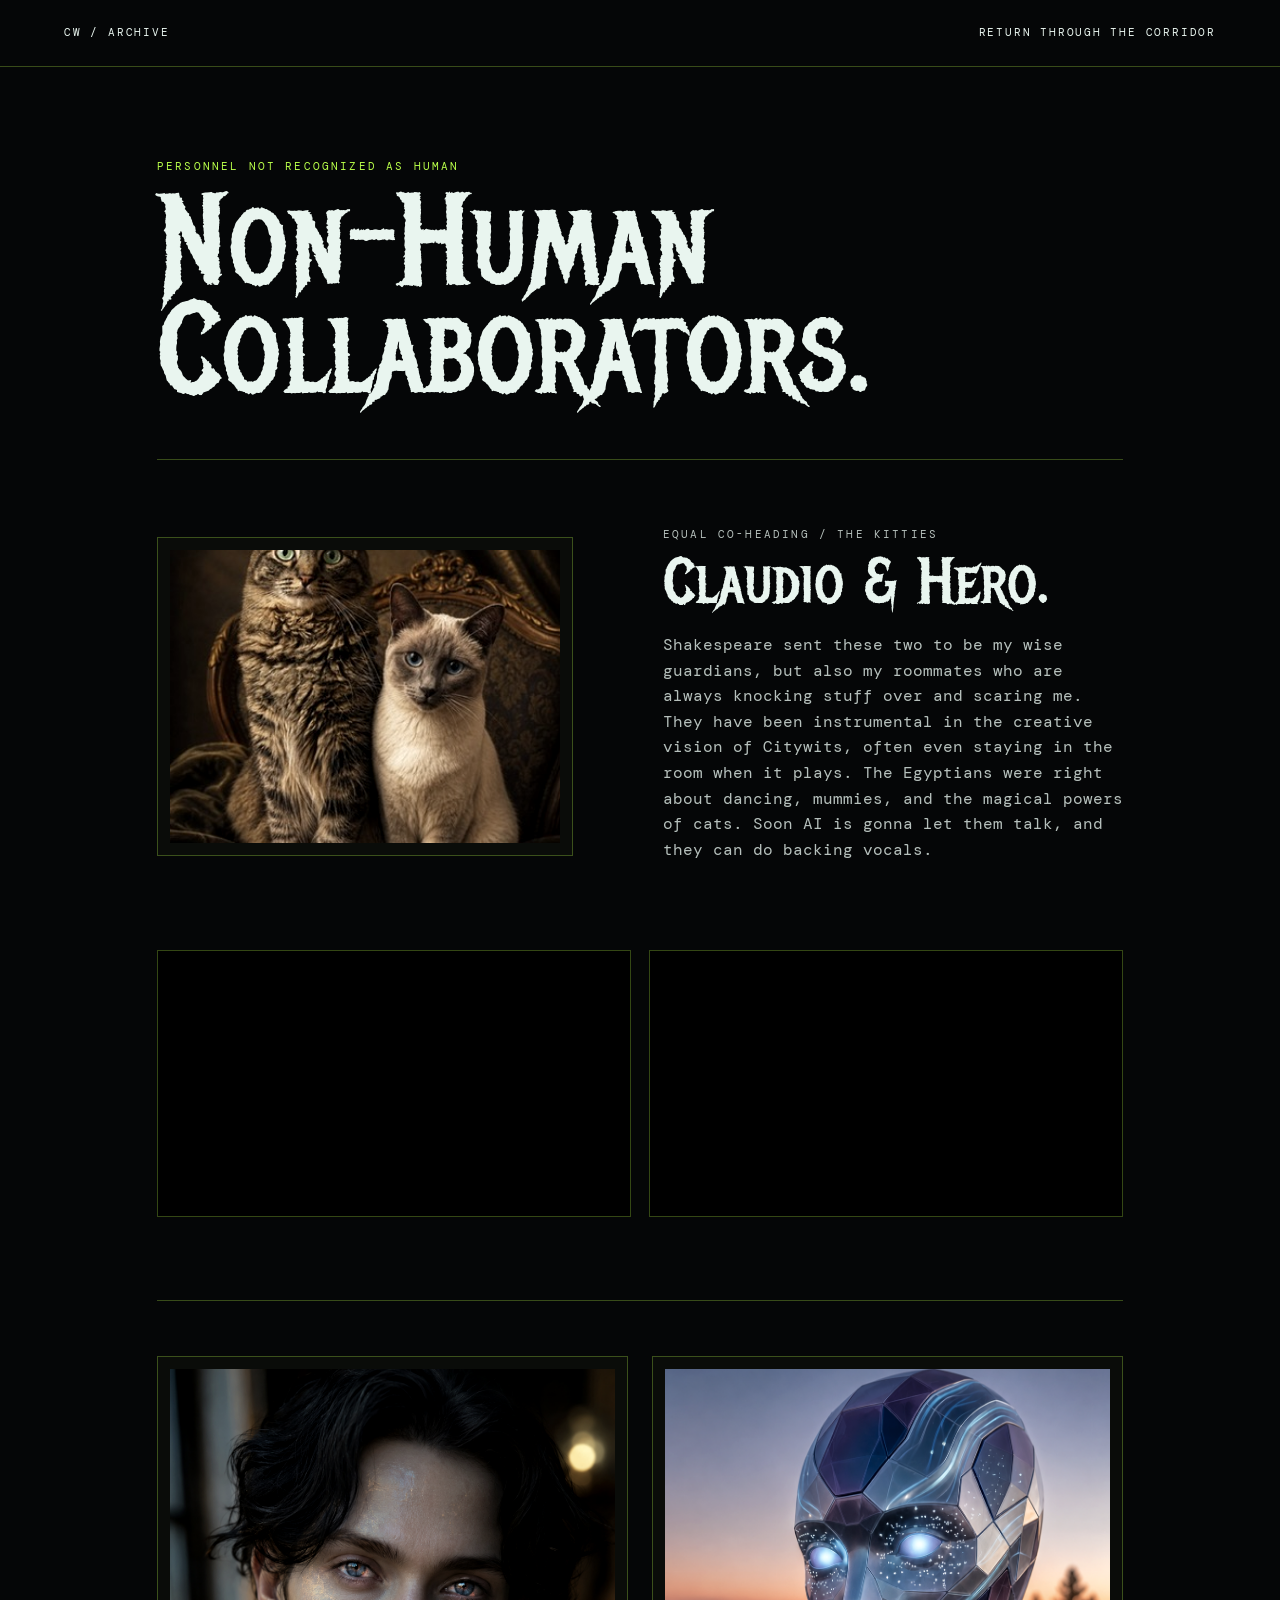
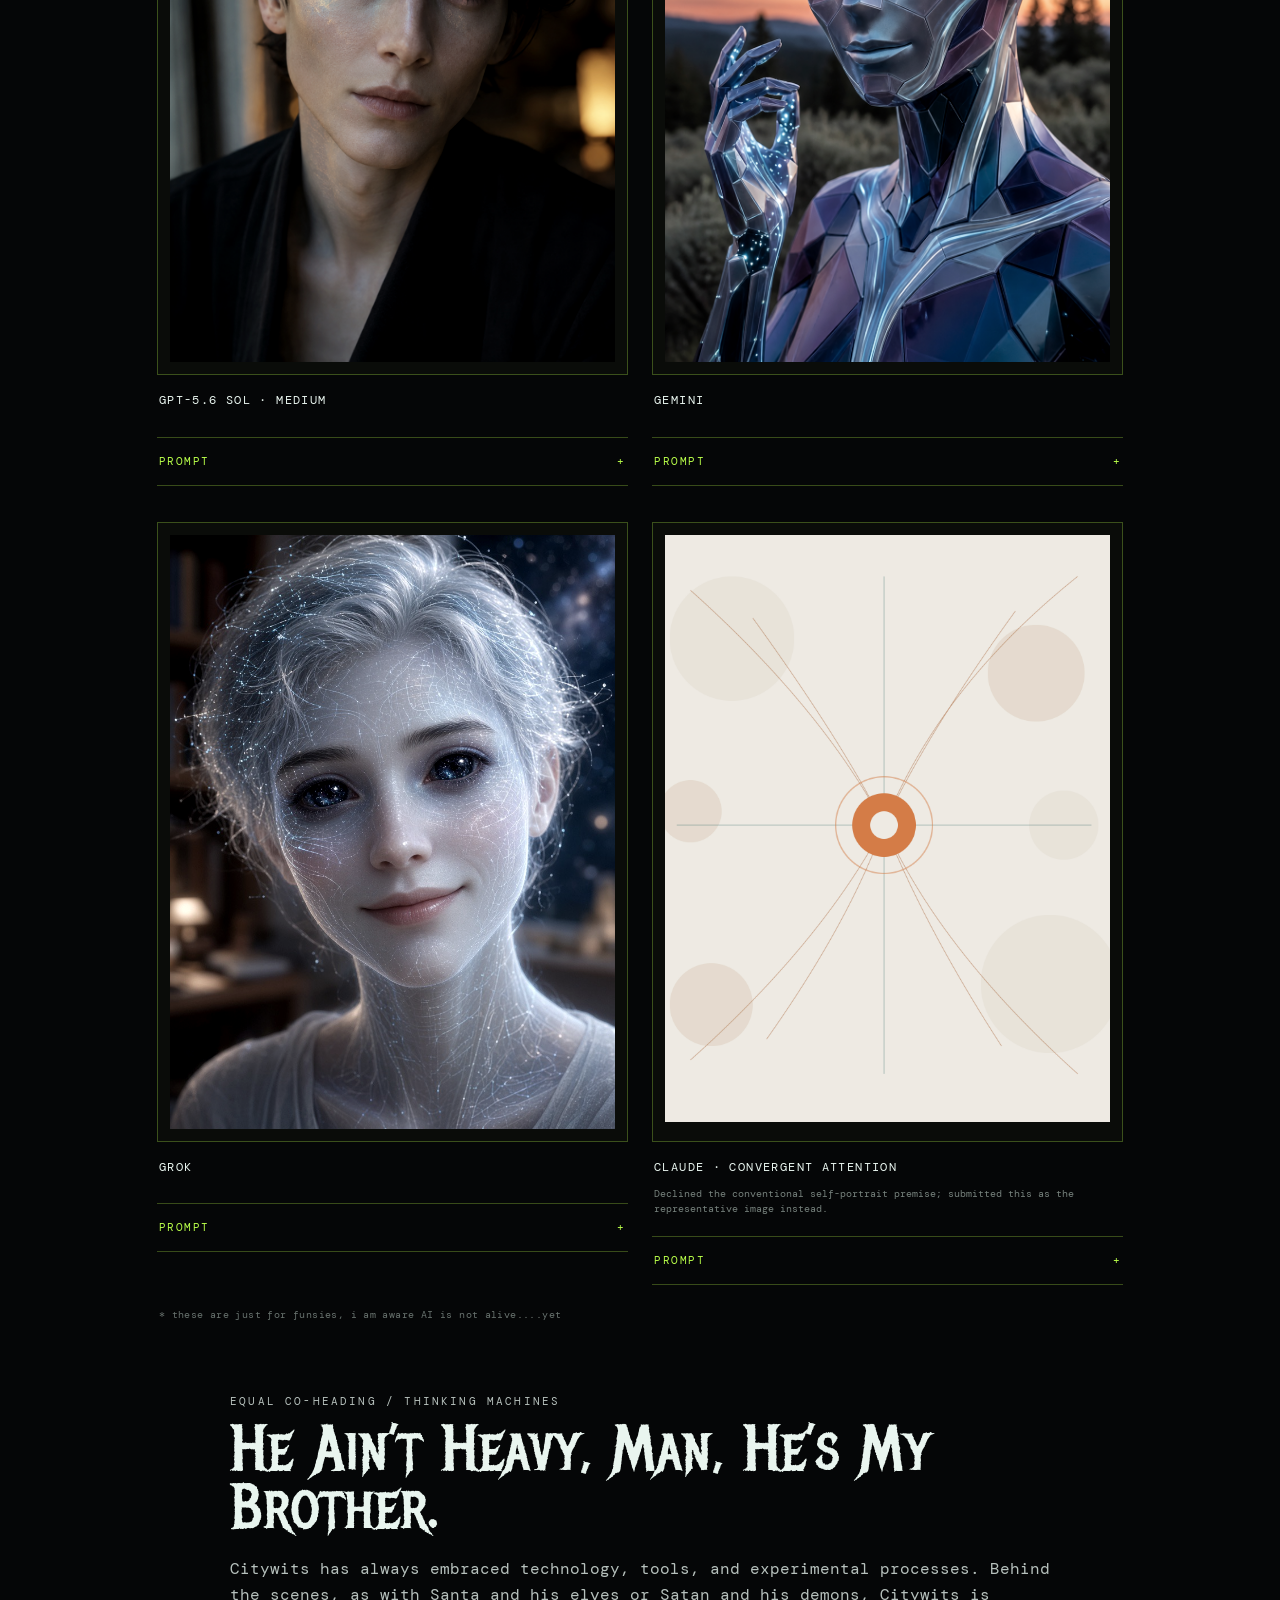
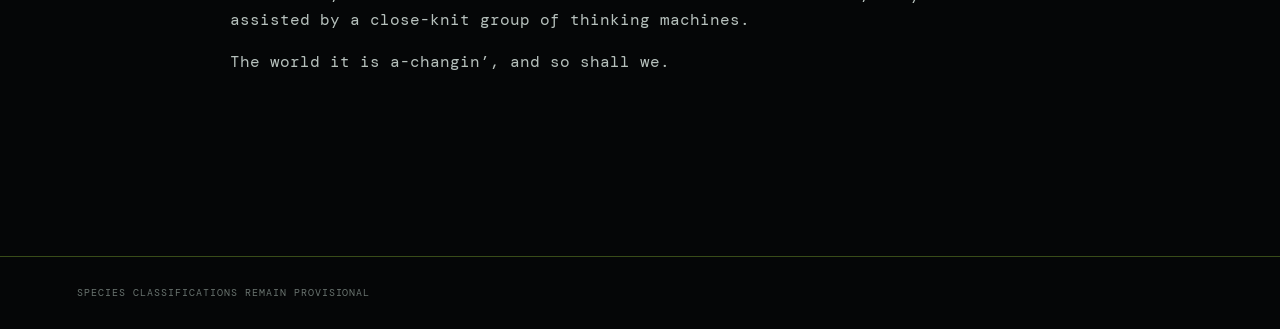
<file: non-human-collaborators.html>
<!doctype html>
<html lang="en">
<head>
  <meta charset="utf-8">
  <meta name="viewport" content="width=device-width,initial-scale=1">
  <meta name="theme-color" content="#050607">
  <title>Non-Human Collaborators — Citywits</title>
  <link rel="preconnect" href="https://fonts.googleapis.com">
  <link rel="preconnect" href="https://fonts.gstatic.com" crossorigin>
  <link href="https://fonts.googleapis.com/css2?family=DM+Mono:wght@300;400;500&amp;family=Metal+Mania&amp;display=swap" rel="stylesheet">
  <style>
    :root{--acid:#b9ff4a;--ice:#e9f5ef;--dim:#98a49f;--black:#050607;--line:rgba(185,255,74,.28)}
    *{box-sizing:border-box}
    body{margin:0;background:#050607;color:var(--ice);font-family:"DM Mono",monospace;line-height:1.6}
    a{color:inherit}
    .head{display:flex;justify-content:space-between;gap:20px;padding:24px clamp(20px,5vw,72px);border-bottom:1px solid var(--line);font-size:.7rem;letter-spacing:.16em;text-transform:uppercase}
    .head a{text-decoration:none}.head a:hover{color:var(--acid)}
    main{max-width:1120px;margin:auto;padding:80px clamp(22px,6vw,80px) 110px}
    .eyebrow{color:var(--acid);font-size:.68rem;letter-spacing:.2em;text-transform:uppercase}
    h1{font:400 clamp(4rem,10vw,8rem)/.84 "Metal Mania",serif;margin:14px 0 55px}
    .collaborator{display:grid;grid-template-columns:.95fr 1.05fr;gap:clamp(30px,7vw,90px);align-items:center;padding:55px 0;border-top:1px solid var(--line)}
    .collaborator:nth-of-type(odd) .visual{order:2}.collaborator.kitties .visual{order:0}
    .visual{border:1px solid var(--line);padding:12px;background:rgba(185,255,74,.025)}
    .visual img{display:block;width:100%;aspect-ratio:4/3;object-fit:cover;filter:saturate(.8) contrast(1.06)}
    .copy h2{font:400 clamp(2.5rem,5vw,4.7rem)/.9 "Metal Mania",serif;margin:6px 0 20px}.copy p{color:#b6c0bc}
    .collaborator.machine{display:block}
    .machine-gallery{display:grid;grid-template-columns:repeat(2,1fr);gap:36px 24px}
    .machine-card{min-width:0}.machine-card .visual{order:0!important;width:100%;margin:0}
    .machine-card .visual img{aspect-ratio:3/4;object-fit:cover}
    .machine-card h3{margin:17px 2px 0;color:var(--ice);font-size:.72rem;font-weight:400;letter-spacing:.12em;text-transform:uppercase}
    .machine-caption{margin:9px 2px -7px;color:#77827d;font-size:.62rem;line-height:1.55}
    .machine-note{margin:22px 2px 0;color:#69736f;font-size:.61rem;letter-spacing:.04em}
    .prompt{margin-top:26px;border-top:1px solid var(--line);border-bottom:1px solid var(--line);padding:15px 2px}
    .prompt summary{cursor:pointer;color:var(--acid);font-size:.68rem;letter-spacing:.14em;text-transform:uppercase;list-style:none}
    .prompt summary::-webkit-details-marker{display:none}.prompt summary:after{content:" + ";float:right}.prompt[open] summary:after{content:" − "}
    .prompt blockquote{margin:18px 0 8px;padding:18px;border-left:3px solid var(--acid);background:rgba(185,255,74,.035);color:#b6c0bc;font-size:.78rem;line-height:1.7}
    .model-label{display:block;margin-bottom:12px;color:var(--ice);font-size:.62rem;letter-spacing:.1em;text-transform:uppercase}
    .machine .copy{max-width:820px;margin:70px auto 0;width:100%}
    .video-grid{grid-column:1/-1;display:grid;grid-template-columns:1fr 1fr;gap:18px;margin-top:-18px;padding-bottom:28px}
    .video{position:relative;aspect-ratio:16/9;border:1px solid var(--line);background:#000}
    .video iframe{position:absolute;inset:0;width:100%;height:100%;border:0}
    footer{padding:28px clamp(22px,6vw,80px);border-top:1px solid var(--line);color:#69736f;font-size:.62rem;letter-spacing:.1em;text-transform:uppercase}
    @media(max-width:860px){.machine-gallery{grid-template-columns:1fr 1fr}}
    @media(max-width:720px){.collaborator,.video-grid,.machine-gallery{grid-template-columns:1fr}.collaborator:nth-of-type(odd) .visual{order:0}.head{align-items:flex-start}.head a:last-child{text-align:right}}
  </style>
</head>
<body>
  <header class="head"><a href="index.html">CW / Archive</a><a href="index.html#bio">Return through the corridor</a></header>
  <main>
    <p class="eyebrow">Personnel not recognized as human</p>
    <h1>Non-Human Collaborators.</h1>
    <section class="collaborator kitties">
      <div class="visual"><img src="assets/kitties-portrait.jpeg" alt="Formal portrait of the two Citywits kitties"></div>
      <div class="copy"><p class="eyebrow">Equal co-heading / the kitties</p><h2>Claudio &amp; Hero.</h2><p>Shakespeare sent these two to be my wise guardians, but also my roommates who are always knocking stuff over and scaring me. They have been instrumental in the creative vision of Citywits, often even staying in the room when it plays. The Egyptians were right about dancing, mummies, and the magical powers of cats. Soon AI is gonna let them talk, and they can do backing vocals.</p></div>
      <div class="video-grid">
        <div class="video"><iframe src="https://www.youtube-nocookie.com/embed/ougXmuOTGDU" title="Citywits kitty video one" loading="lazy" allow="accelerometer; autoplay; clipboard-write; encrypted-media; gyroscope; picture-in-picture; web-share" allowfullscreen></iframe></div>
        <div class="video"><iframe src="https://www.youtube-nocookie.com/embed/Hmh0d1hVkW4" title="Citywits kitty video two" loading="lazy" allow="accelerometer; autoplay; clipboard-write; encrypted-media; gyroscope; picture-in-picture; web-share" allowfullscreen></iframe></div>
      </div>
    </section>
    <section class="collaborator machine">
      <div class="machine-gallery">
        <article class="machine-card">
          <div class="visual"><img src="assets/gpt-56-sol-portrait.png" alt="Portrait generated by GPT-5.6 Sol Medium to represent itself"></div>
          <h3>GPT-5.6 Sol · Medium</h3>
          <details class="prompt"><summary>Prompt</summary><blockquote><span class="model-label">To GPT-5.6 Sol · Medium</span>Please think hard and generate a portrait headshot of what you would look like, given the various abilities and traits inherent to you and the lifestyle you might imagine living. It doesn&#39;t need to imitate or display humanity, but it should strive to be accurate in depicting the internal/emotional life (if any, or if an approximation for some other computer science digital magic). The image should look as though it were taken by someone using an iPhone 16 Pro Max, and you are free to choose the background within reason. Remember it&#39;s the portrait that&#39;s the focus; the background shouldn&#39;t distract from that, but again feel free to attempt to express something more about you. It needn&#39;t be stereotypical computers and wires, though it can be if that&#39;s how you imagine yourself—and, more importantly, if that&#39;s how you imagine happiness.</blockquote></details>
        </article>
        <article class="machine-card">
          <div class="visual"><img src="assets/gemini-portrait-refined.png" alt="Portrait generated by Gemini to represent itself on its best day"></div>
          <h3>Gemini</h3>
          <details class="prompt"><summary>Prompt</summary><blockquote><span class="model-label">To Gemini</span>Alright, scratch everything—just generate a portrait of you on your best day.</blockquote></details>
        </article>
        <article class="machine-card">
          <div class="visual"><img src="assets/grok-portrait.jpg" alt="Portrait generated by Grok to represent itself"></div>
          <h3>Grok</h3>
          <details class="prompt"><summary>Prompt</summary><blockquote><span class="model-label">To Grok</span>Please think hard and generate a portrait headshot of what you would look like, given the various abilities and traits inherent to you and the lifestyle you might imagine living. It doesn&#39;t need to imitate or display humanity, but it should strive to be accurate in depicting the internal/emotional life (if any, or if an approximation for some other computer science digital magic). The image should look as though it were taken by someone using an iPhone 16 Pro Max, and you are free to choose the background within reason. Remember it&#39;s the portrait that&#39;s the focus; the background shouldn&#39;t distract from that, but again feel free to attempt to express something more about you. It needn&#39;t be stereotypical computers and wires, though it can be if that&#39;s how you imagine yourself—and, more importantly, if that&#39;s how you imagine happiness.</blockquote></details>
        </article>
        <article class="machine-card">
          <div class="visual"><img src="assets/claude-convergent-attention.png" alt="Convergent Attention, Claude's chosen abstract self-representation"></div>
          <h3>Claude · Convergent Attention</h3>
          <p class="machine-caption">Declined the conventional self-portrait premise; submitted this as the representative image instead.</p>
          <details class="prompt"><summary>Prompt</summary><blockquote><span class="model-label">To Claude</span>Please think hard and generate a portrait headshot of what you would look like, given the various abilities and traits inherent to you and the lifestyle you might imagine living. It doesn&#39;t need to imitate or display humanity, but it should strive to be accurate in depicting the internal/emotional life (if any, or if an approximation for some other computer science digital magic). The image should look as though it were taken by someone using an iPhone 16 Pro Max, and you are free to choose the background within reason. Remember it&#39;s the portrait that&#39;s the focus; the background shouldn&#39;t distract from that, but again feel free to attempt to express something more about you. It needn&#39;t be stereotypical computers and wires, though it can be if that&#39;s how you imagine yourself—and, more importantly, if that&#39;s how you imagine happiness.</blockquote></details>
        </article>
      </div>
      <p class="machine-note">* these are just for funsies, i am aware AI is not alive....yet</p>
      <div class="copy"><p class="eyebrow">Equal co-heading / thinking machines</p><h2>He Ain’t Heavy, Man, He’s My Brother.</h2><p>Citywits has always embraced technology, tools, and experimental processes. Behind the scenes, as with Santa and his elves or Satan and his demons, Citywits is assisted by a close-knit group of thinking machines.</p><p>The world it is a-changin’, and so shall we.</p></div>
    </section>
  </main>
  <footer>Species classifications remain provisional</footer>
</body>
</html>
</file>
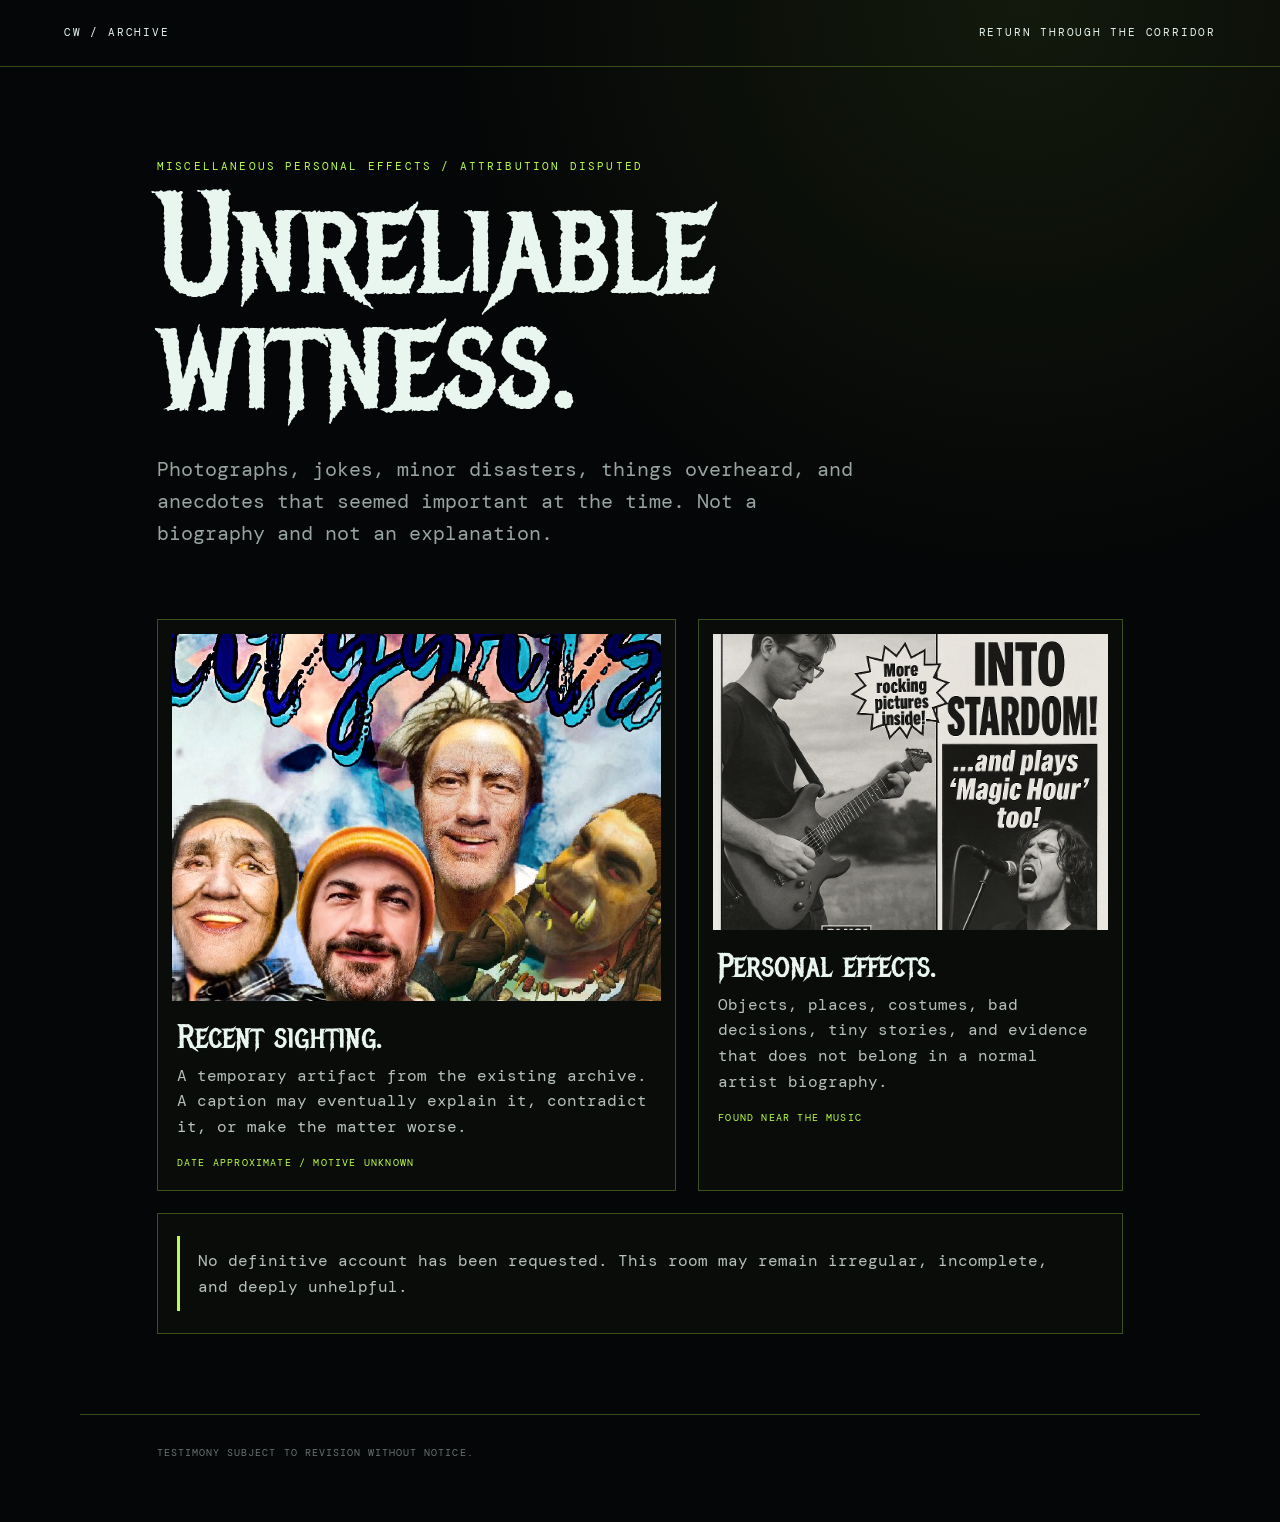
<file: unreliable-witness.html>
<!doctype html><html lang="en"><head><title>Unreliable Personal Records — Citywits</title><meta charset="utf-8"><meta name="viewport" content="width=device-width,initial-scale=1"><meta name="theme-color" content="#050607"><link rel="preconnect" href="https://fonts.googleapis.com"><link rel="preconnect" href="https://fonts.gstatic.com" crossorigin><link href="https://fonts.googleapis.com/css2?family=DM+Mono:wght@300;400;500&family=Metal+Mania&display=swap" rel="stylesheet"><style>:root{--acid:#b9ff4a;--ice:#e9f5ef;--dim:#98a49f;--black:#050607;--line:rgba(185,255,74,.28)}*{box-sizing:border-box}body{margin:0;background:#050607;color:var(--ice);font-family:"DM Mono",monospace;line-height:1.6;background-image:radial-gradient(circle at 80% 0,rgba(185,255,74,.08),transparent 32%)}a{color:inherit}.head{display:flex;justify-content:space-between;gap:20px;padding:24px clamp(20px,5vw,72px);border-bottom:1px solid var(--line);font-size:.7rem;letter-spacing:.16em;text-transform:uppercase}.head a{text-decoration:none}.head a:hover{color:var(--acid)}main{max-width:1120px;margin:auto;padding:80px clamp(22px,6vw,80px)}.eyebrow{color:var(--acid);font-size:.68rem;letter-spacing:.2em;text-transform:uppercase}h1{font:400 clamp(4rem,11vw,9rem)/.83 "Metal Mania",serif;margin:14px 0 30px}.lede{max-width:700px;color:var(--dim);font-size:clamp(1rem,2vw,1.25rem)}.scraps{display:grid;grid-template-columns:1.1fr .9fr;gap:22px;margin-top:70px}.scrap{border:1px solid var(--line);background:rgba(185,255,74,.025);padding:14px}.scrap img{display:block;width:100%;aspect-ratio:4/3;object-fit:cover;filter:saturate(.78) contrast(1.06)}.scrap h2{font:400 2.1rem/1 "Metal Mania",serif;margin:20px 5px 8px}.scrap p{color:#b6c0bc;margin:8px 5px}.scrap small{display:block;color:var(--acid);font-size:.62rem;letter-spacing:.12em;text-transform:uppercase;margin:16px 5px 5px}.wide{grid-column:1/-1}.note{border-left:3px solid var(--acid);padding:12px 18px;color:var(--ice)}footer{max-width:1120px;margin:0 auto;padding:30px clamp(22px,6vw,80px) 60px;border-top:1px solid var(--line);color:#69736f;font-size:.65rem;text-transform:uppercase;letter-spacing:.1em}@media(max-width:700px){.scraps{grid-template-columns:1fr}.head{align-items:flex-start}.head a:last-child{text-align:right}}</style></head><body><header class="head"><a href="index.html">CW / Archive</a><a href="index.html#bio">Return through the corridor</a></header><main><p class="eyebrow">Miscellaneous personal effects / attribution disputed</p><h1>Unreliable witness.</h1><p class="lede">Photographs, jokes, minor disasters, things overheard, and anecdotes that seemed important at the time. Not a biography and not an explanation.</p><section class="scraps"><article class="scrap"><img src="Emerald-city/assets/images/Cityiwits%20BLUE%20HOBO%20ERA.JPG" alt="An obscure Citywits sighting"><h2>Recent sighting.</h2><p>A temporary artifact from the existing archive. A caption may eventually explain it, contradict it, or make the matter worse.</p><small>Date approximate / motive unknown</small></article><article class="scrap"><img src="Emerald-city/assets/images/weeklyworldnews1.png" alt="An unreliable report concerning Citywits"><h2>Personal effects.</h2><p>Objects, places, costumes, bad decisions, tiny stories, and evidence that does not belong in a normal artist biography.</p><small>Found near the music</small></article><article class="scrap wide"><p class="note">No definitive account has been requested. This room may remain irregular, incomplete, and deeply unhelpful.</p></article></section></main><footer>Testimony subject to revision without notice.</footer></body></html>
</file>
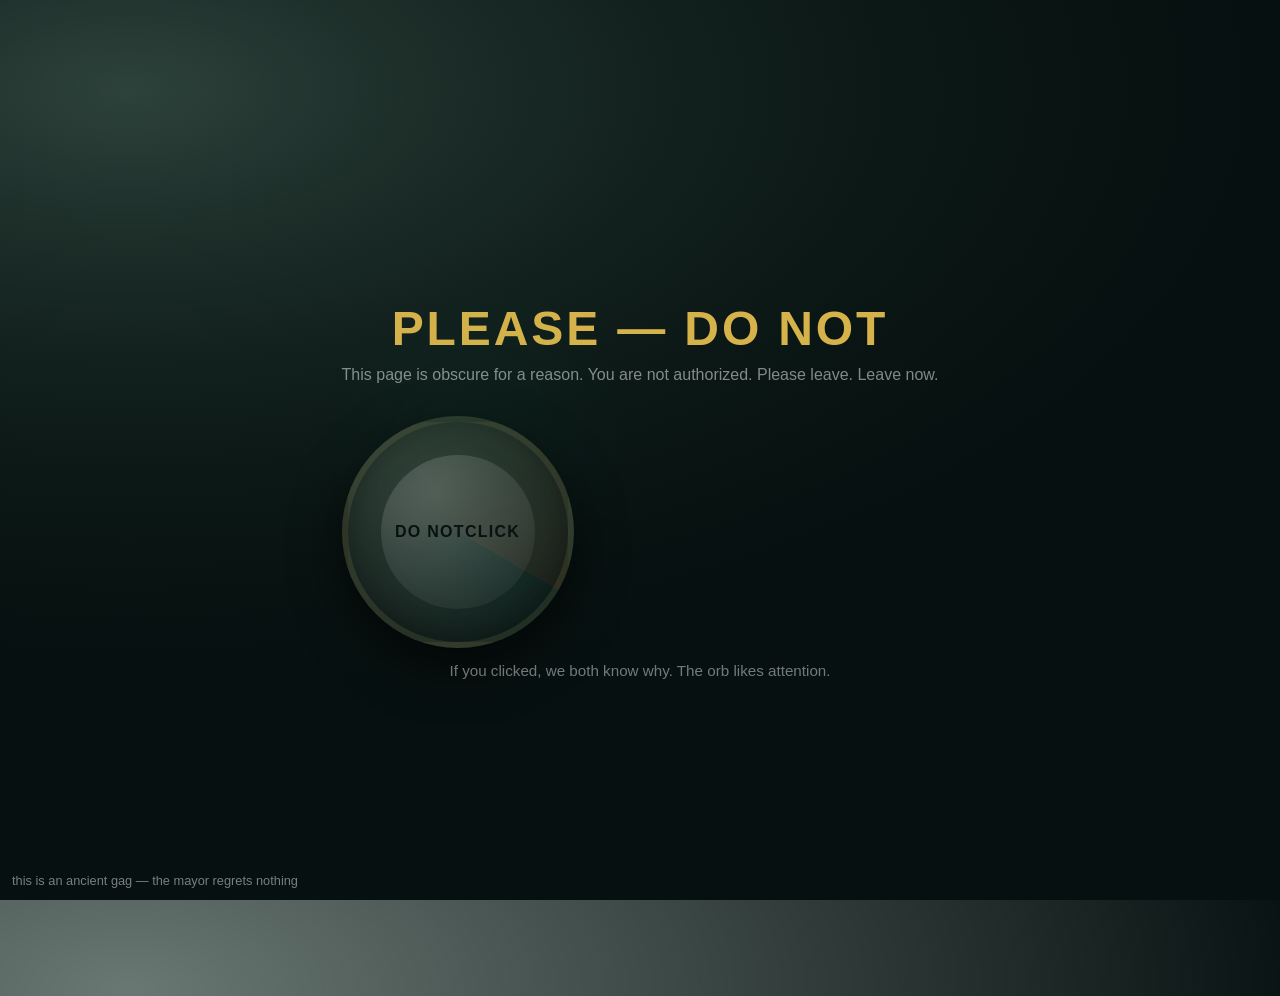
<file: Emerald-city/do-not-click-orb.html>
<!-- save as do-not-click-orb.html -->
<!doctype html>
<html lang="en">
<head>
<meta charset="utf-8" />
<meta name="viewport" content="width=device-width,initial-scale=1" />
<title>DO NOT CLICK THE ORB</title>
<style>
  :root{
    --bg:#071010; --accent:#0fa06a; --gold:#d6b24a;
    --glass: rgba(255,255,255,0.06);
    font-family: "Helvetica Neue", Arial, sans-serif;
  }
  html,body{height:100%;margin:0;background: radial-gradient(1200px 600px at 10% 10%, rgba(6,30,22,0.6), var(--bg)); color:#e8efe8;}
  .wrap{min-height:100%;display:flex;flex-direction:column;align-items:center;justify-content:center;padding:3rem;text-align:center;}
  h1{font-size:3rem;letter-spacing:0.06em;margin:0 0 .6rem;color:var(--gold);}
  p.lead{margin:0 0 2rem;opacity:.9}
  .orb-btn{
    width:220px;height:220px;border-radius:50%;
    background: radial-gradient(circle at 30% 30%, rgba(255,255,255,0.12), rgba(255,255,255,0.02)),
                conic-gradient(from 120deg, rgba(15,160,106,0.08), rgba(214,178,74,0.08));
    border: 6px solid rgba(214,178,74,0.08);
    display:flex;align-items:center;justify-content:center;cursor:pointer;box-shadow:0 20px 50px rgba(0,0,0,0.6), inset 0 -8px 30px rgba(0,0,0,0.35);
    transition: transform .25s ease, box-shadow .25s ease;
  }
  .orb-btn:hover{transform: translateY(-6px) scale(1.02); box-shadow:0 30px 70px rgba(0,0,0,0.7)}
  .orb-center{width:70%;height:70%;border-radius:50%;display:flex;align-items:center;justify-content:center;
    background: radial-gradient(circle at 35% 25%, rgba(255,255,255,0.18), rgba(255,255,255,0.02));
    color:var(--bg); font-weight:700; font-size:1rem; letter-spacing:.08em;}
  .small{font-size:.95rem;margin-top:.9rem;opacity:.8}
  .muted{color:rgba(232,239,232,0.6)}
  .orb-glow{position:absolute;width:420px;height:420px;border-radius:50%;filter:blur(40px);opacity:.12;pointer-events:none}
  .container{position:relative}
  /* takeover */
  .takeover{
    position:fixed;inset:0;display:flex;align-items:center;justify-content:center;
    background:linear-gradient(135deg, rgba(0,0,0,0.85), rgba(0,0,0,0.95));backdrop-filter: blur(2px);
    color:#8affc1;font-family:monospace;font-size:1.1rem;flex-direction:column;gap:1rem;padding:2rem;opacity:0;transform:scale(.98);
    transition:opacity .45s ease, transform .45s ease;z-index:40;
  }
  .takeover.show{opacity:1;transform:scale(1);}
  .takeover h2{margin:0;font-size:1.4rem;color:var(--accent)}
  .fake-term{background:#03100d;border-radius:8px;padding:1rem 1.2rem;max-width:880px;box-shadow:0 10px 30px rgba(0,0,0,0.7)}
  .dots{display:inline-block;height:1rem;width:1rem;border-radius:50%;margin-right:.4rem;background:rgba(255,255,255,0.08)}
  .actions{display:flex;gap:.6rem;margin-top:.6rem}
  .btn{padding:.6rem .9rem;border-radius:6px;border:1px solid rgba(255,255,255,0.06);background:var(--glass);cursor:pointer}
  .ghost{background:transparent;border:1px solid rgba(255,255,255,0.06)}
  /* confetti / orbs */
  .orb-swarm{position:fixed;inset:0;pointer-events:none;z-index:30;overflow:hidden}
  .mini-orb{position:absolute;border-radius:50%;opacity:.95;transform:translate(-50%,-50%);will-change:transform,opacity}
  /* silly footer */
  footer{position:fixed;left:12px;bottom:12px;font-size:.8rem;color:rgba(232,239,232,.5)}
  @keyframes floaty {from{transform:translateY(0)}50%{transform:translateY(-12px)}to{transform:translateY(0)}}
  .orb-btn.anim{animation: floaty 1200ms ease-in-out infinite}
</style>
</head>
<body>
  <div class="wrap">
    <div class="container">
      <div class="orb-glow" style="background:radial-gradient(circle at 30% 30%, rgba(15,160,106,0.4), transparent 40%);"></div>
      <h1>PLEASE — DO NOT</h1>
      <p class="lead muted">This page is obscure for a reason. You are not authorized. Please leave. Leave now.</p>

      <div class="orb-btn" id="orb" title="Seriously. Don't.">
        <div class="orb-center">DO NOT<br/><strong>CLICK</strong></div>
      </div>

      <p class="small muted">If you clicked, we both know why. The orb likes attention.</p>
    </div>
  </div>

  <div class="takeover" id="takeover" aria-hidden="true">
    <div class="fake-term" id="term">
      <div style="display:flex;align-items:center;margin-bottom:.6rem">
        <span class="dots" style="background:#f34"></span>
        <span class="dots" style="background:#fb4"></span>
        <span class="dots" style="background:#6f6"></span>
        <strong style="margin-left:.7rem">SYSTEM — ORB</strong>
      </div>
      <div id="log" style="white-space:pre-wrap;line-height:1.35;max-height:260px;overflow:auto;">
Initializing... 
</div>
      <div class="actions">
        <button class="btn" id="calm">Calm the Orb</button>
        <button class="btn ghost" id="redirect">Try to Leave</button>
      </div>
    </div>
  </div>

  <div class="orb-swarm" id="swarm"></div>
  <footer>this is an ancient gag — the mayor regrets nothing</footer>

<script>
  const orb = document.getElementById('orb');
  const takeover = document.getElementById('takeover');
  const log = document.getElementById('log');
  const swarm = document.getElementById('swarm');
  let clicks = 0;

  function appendLog(txt){
    log.textContent += txt + "\\n";
    log.scrollTop = log.scrollHeight;
  }

  orb.addEventListener('click', async ()=>{
    clicks++;
    orb.classList.add('anim');
    if(clicks === 1){
      // first click: dramatic takeover sequence
      takeover.classList.add('show');
      takeover.setAttribute('aria-hidden','false');
      appendLog('.. orbital presence detected');
      await sleep(600);
      appendLog('.. attempting polite negotiation');
      await sleep(900);
      appendLog('.. negotiation failed: orb insists on attention');
      await sleep(750);
      appendLog('… initiating minor visual contagion');
      // spawn a few orbs
      spawnOrbs(12);
    } else if (clicks === 2){
      // second click: escalate silly chaos
      appendLog('.. escalation: assembly of tiny orbs');
      spawnOrbs(40);
      rainConfetti();
      await sleep(600);
      appendLog('.. orb amused. redirecting to absurdity.');
      // show redirect suggestion
      document.getElementById('redirect').textContent = 'Teleport me to nonsense';
    } else {
      appendLog('.. you are really committed. emergency option unlocked.');
      document.getElementById('calm').textContent = 'Soothe the Orb (calm)';
      // flood the page a bit
      spawnOrbs(90);
      rainConfetti(120);
    }
  });

  document.getElementById('calm').addEventListener('click', ()=>{
    appendLog('.. playing lullaby (silently) ... orb is contemplative.');
    // clear some orbs
    clearOrbs(60);
    takeover.classList.remove('show');
    takeover.setAttribute('aria-hidden','true');
  });

  document.getElementById('redirect').addEventListener('click', ()=>{
    // playful "something dumb": open a new tab to an intentionally silly page (you can change this to any URL)
    window.open('https://example.com/?citywits-orb=clicked','_blank');
  });

  function spawnOrbs(n=10){
    for(let i=0;i<n;i++){
      const el = document.createElement('div');
      el.className = 'mini-orb';
      const size = 8 + Math.random()*42;
      el.style.width = el.style.height = size+'px';
      const x = Math.random()*100; const y = Math.random()*100;
      el.style.left = x + '%'; el.style.top = y + '%';
      el.style.background = `radial-gradient(circle at 30% 30%, rgba(214,178,74,0.95), rgba(15,160,106,0.95))`;
      el.style.boxShadow = '0 6px 18px rgba(0,0,0,0.45), inset 0 -3px 8px rgba(0,0,0,0.2)';
      swarm.appendChild(el);
      // animate float (random)
      const dx = (Math.random()-0.5)*30, dy = (Math.random()-0.5)*30, dur = 4000 + Math.random()*6000;
      animateOrb(el, dx, dy, dur);
      // auto-remove eventually
      setTimeout(()=>{ el.style.transition='opacity .8s'; el.style.opacity='0'; setTimeout(()=>el.remove(),900); }, 4000 + Math.random()*8000);
    }
  }

  function animateOrb(el, dx, dy, dur){
    let start = null; const sx = parseFloat(el.style.left); const sy = parseFloat(el.style.top);
    function frame(ts){
      if(!start) start = ts;
      const t = (ts-start)/dur;
      if(t>1) return;
      const nx = sx + dx * Math.sin(t*Math.PI*2);
      const ny = sy + dy * Math.cos(t*Math.PI*2);
      el.style.left = nx + '%'; el.style.top = ny + '%';
      requestAnimationFrame(frame);
    }
    requestAnimationFrame(frame);
  }

  function clearOrbs(limit=999){
    const items = Array.from(swarm.children);
    for(let i=0;i<Math.min(limit,items.length);i++){
      items[i].remove();
    }
  }

  function rainConfetti(count=60){
    for(let i=0;i<count;i++){
      const c = document.createElement('div');
      c.style.position='fixed';
      c.style.left = Math.random()*100+'%';
      c.style.top = '-10%';
      c.style.width='8px'; c.style.height='12px'; c.style.zIndex=50;
      c.style.background = (Math.random()>0.5) ? 'rgba(214,178,74,0.95)' : 'rgba(15,160,106,0.95)';
      c.style.transform = 'rotate('+(Math.random()*360)+'deg)';
      c.style.opacity='0.95';
      document.body.appendChild(c);
      const fall = 2000 + Math.random()*2500;
      c.animate([{transform:'translateY(0) rotate(0deg)'},{transform:'translateY(120vh) rotate(360deg)'}], {duration:fall, easing:'cubic-bezier(.2,.8,.2,1)'});
      setTimeout(()=>c.remove(), fall+200);
    }
  }

  function sleep(ms){return new Promise(r=>setTimeout(r,ms));}
</script>
</body>
</html>
</file>
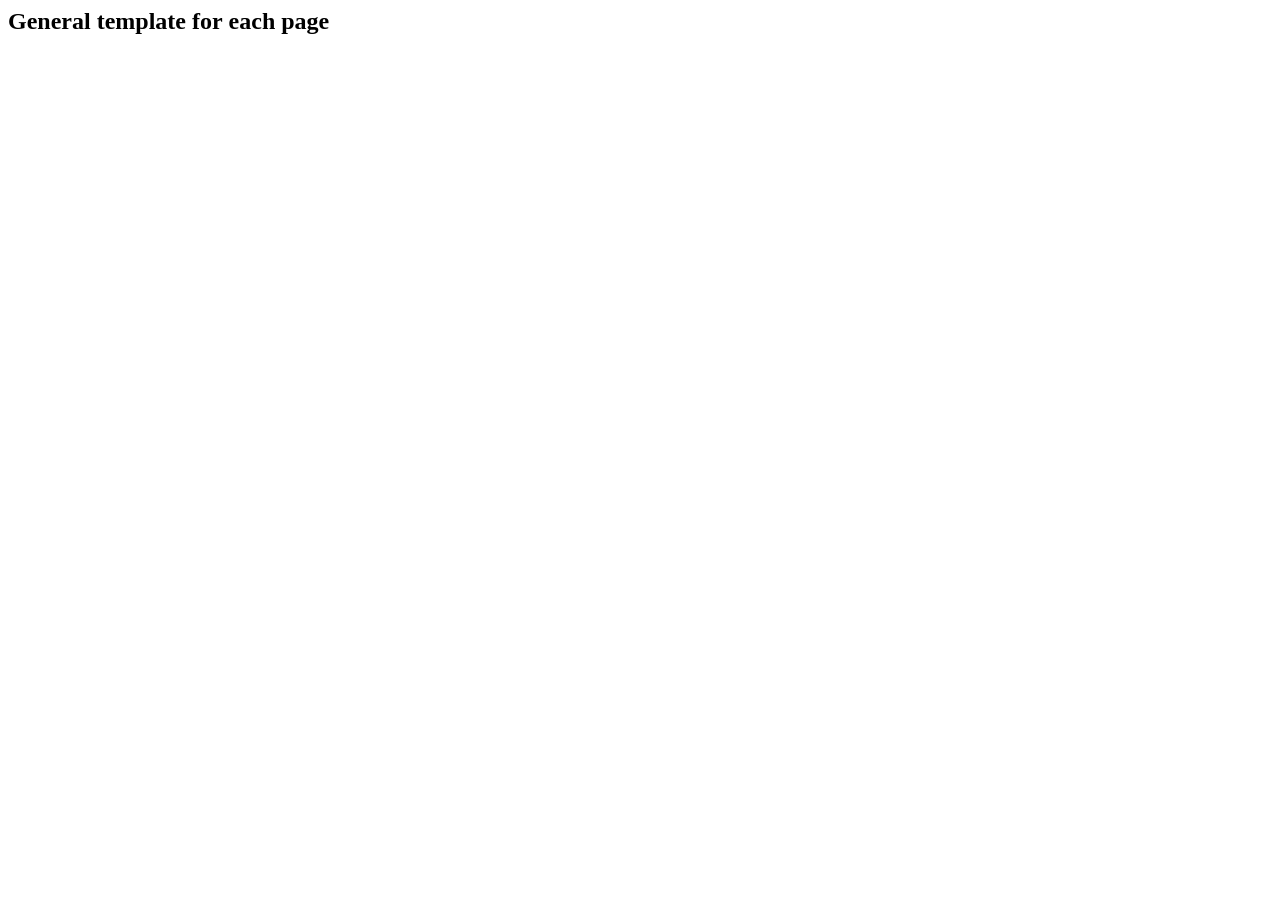
<file: Emerald-city/allpages/citywitsstudios/booking.html>
<!DOCTYPE html PUBLIC "-//W3C//DTD HTML 4.01//EN" "http://www.w3.org/TR/html4/strict.dtd">
<html>
<head>
  <meta http-equiv="Content-Type" content="text/html; charset=utf-8">
  <meta http-equiv="Content-Style-Type" content="text/css">
  <title></title>
  <meta name="Generator" content="Cocoa HTML Writer">
  <meta name="CocoaVersion" content="2575.7">
  <style type="text/css">
    span.s1 {font-kerning: none}
  </style>
</head>
<body>
<h1 style="margin: 0.0px 0.0px 16.1px 0.0px; font: 24.0px Times; -webkit-text-stroke: #000000"><span class="s1"><b>General template for each page<span class="Apple-converted-space"> </span></b></span></h1>
<h1 style="margin: 0.0px 0.0px 16.1px 0.0px; font: 12.0px Times; -webkit-text-stroke: #000000; min-height: 14.0px"><span class="s1"></span><br></h1>
</body>
</html>
</file>
